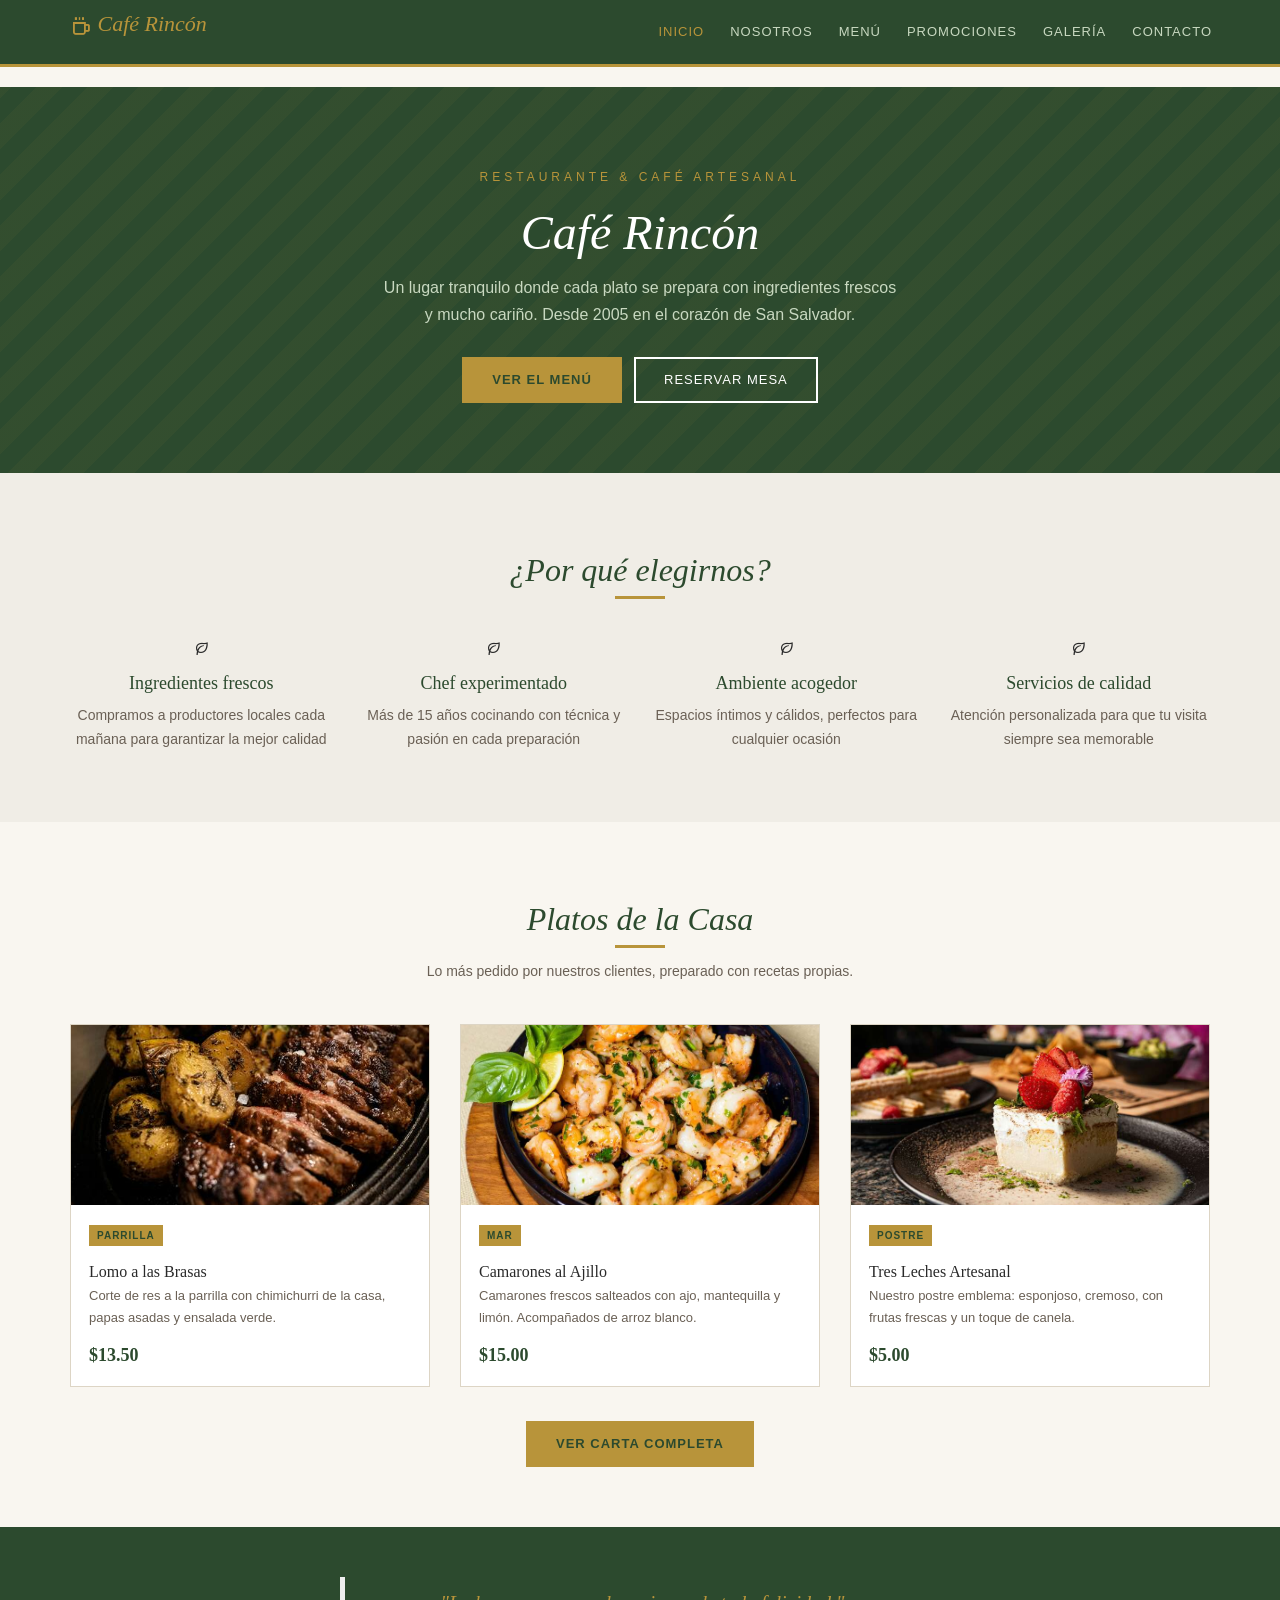
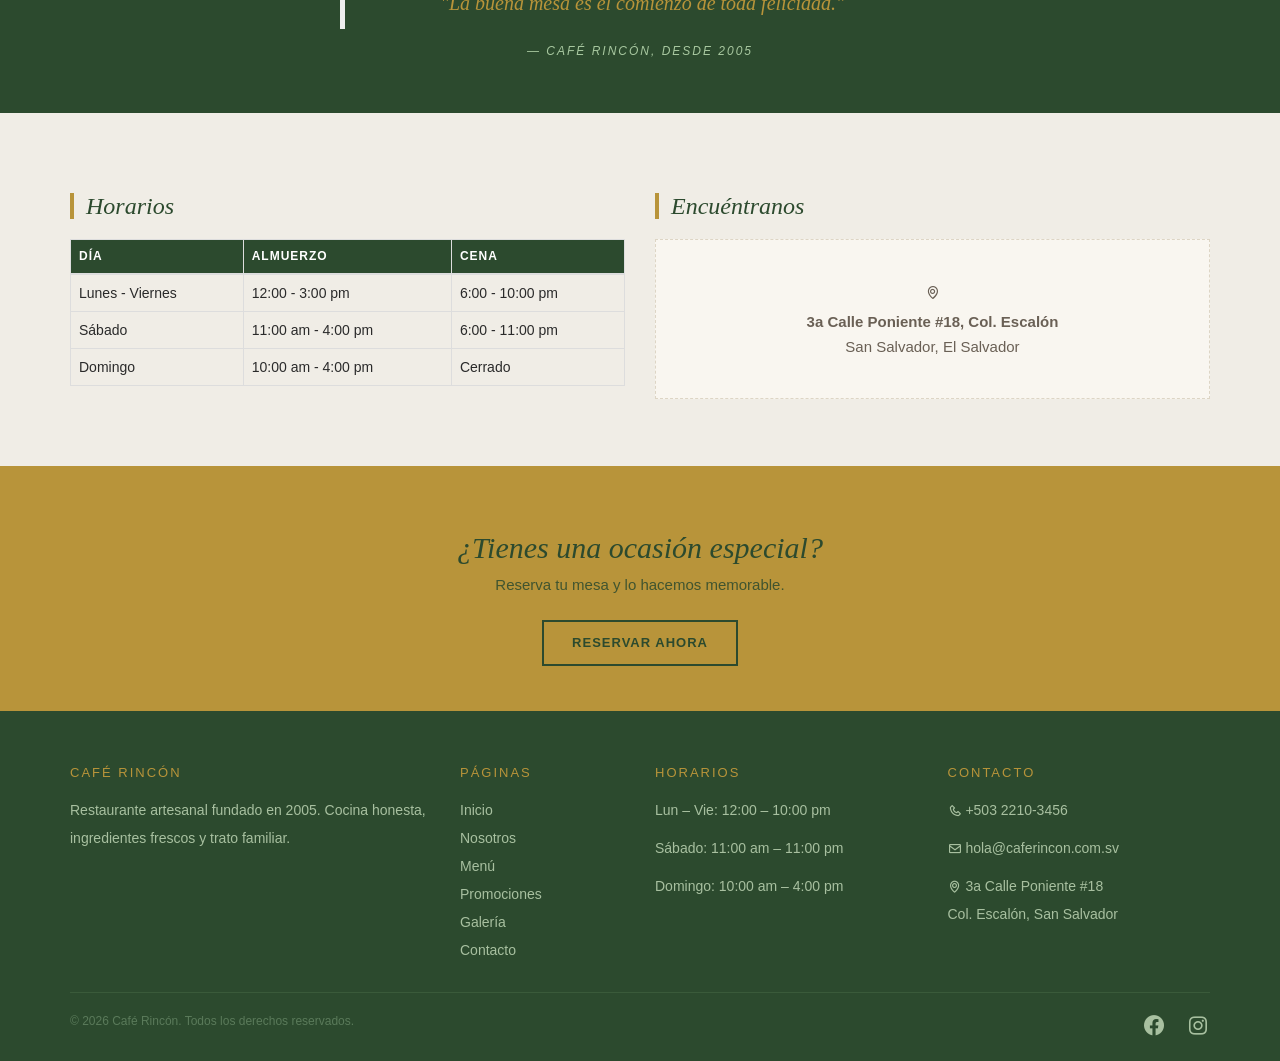
<file: Proyecto_LME/Cafe_Rincon/vista/index.html>
<!DOCTYPE html>
<html lang="es">

<head>
    <meta charset="UTF-8">
    <meta name="viewport" content="width=device-width, initial-scale=1.0">
    <title>Café Rincón - Inicio</title>
    <link rel="stylesheet" href="https://maxcdn.bootstrapcdn.com/bootstrap/3.3.7/css/bootstrap.min.css">
    <link href='https://unpkg.com/boxicons@2.1.4/css/boxicons.min.css' rel='stylesheet'>
    <link rel="stylesheet" href="../css/style.css">
</head>

<body>

    <!-- NAV-->
    <div id="nav"></div>

    <!-- HEADER -->
    <header class="hero">
        <div class="container">
            <p class="etiqueta">Restaurante &amp; Café Artesanal</p>
            <h1>Café Rincón</h1>
            <p>Un lugar tranquilo donde cada plato se prepara con ingredientes frescos y mucho cariño. Desde 2005 en el
                corazón de San Salvador.</p>
            <a href="menu.html" class="btn-rincon">Ver el Menú</a>
            <a href="contacto.html" class="btn-rincon-borde">Reservar Mesa</a>
        </div>
    </header>

    <!-- POR QUÉ ELEGIRNOS-->
    <section class="seccion-alt">
        <div class="container">
            <div class="titulo-s">
                <h2>¿Por qué elegirnos?</h2>
                <div class="raya"></div>
            </div>
            <div class="row text-center">
                <div class="col-md-3 col-sm-6">
                    <i class='bx bx-leaf icono-razon'></i>
                    <h4 class="titulo-razon">Ingredientes frescos</h4>
                    <p class="texto-razon">Compramos a productores locales cada mañana para garantizar la mejor calidad
                    </p>
                </div>
                <div class="col-md-3 col-sm-6">
                    <i class='bx bx-leaf icono-razon'></i>
                    <h4 class="titulo-razon">Chef experimentado</h4>
                    <p class="texto-razon">Más de 15 años cocinando con técnica y pasión en cada preparación</p>
                </div>
                <div class="col-md-3 col-sm-6">
                    <i class='bx bx-leaf icono-razon'></i>
                    <h4 class="titulo-razon">Ambiente acogedor</h4>
                    <p class="texto-razon">Espacios íntimos y cálidos, perfectos para cualquier ocasión</p>
                </div>
                <div class="col-md-3 col-sm-6">
                    <i class='bx bx-leaf icono-razon'></i>
                    <h4 class="titulo-razon">Servicios de calidad</h4>
                    <p class="texto-razon">Atención personalizada para que tu visita siempre sea memorable</p>
                </div>
            </div>
        </div>
    </section>

    <!-- PLATOS DESTACADOS-->
    <section class="seccion">
        <div class="container">
            <div class="titulo-s">
                <h2>Platos de la Casa</h2>
                <div class="raya"></div>
                <p>Lo más pedido por nuestros clientes, preparado con recetas propias.</p>
            </div>
            <div class="row">
                <div class="col-md-4 col-sm-6">
                    <div class="card-plato">
                        <div class="img-slot img-slot-parrilla"></div>
                        <div class="info">
                            <span class="etiqueta-cat">Parrilla</span>
                            <h4>Lomo a las Brasas</h4>
                            <p>Corte de res a la parrilla con chimichurri de la casa, papas asadas y ensalada verde.</p>
                            <span class="precio">$13.50</span>
                        </div>
                    </div>
                </div>
                <div class="col-md-4 col-sm-6">
                    <div class="card-plato">
                        <div class="img-slot img-slot-mar"></div>
                        <div class="info">
                            <span class="etiqueta-cat">Mar</span>
                            <h4>Camarones al Ajillo</h4>
                            <p>Camarones frescos salteados con ajo, mantequilla y limón. Acompañados de arroz blanco.
                            </p>
                            <span class="precio">$15.00</span>
                        </div>
                    </div>
                </div>
                <div class="col-md-4 col-sm-6">
                    <div class="card-plato">
                        <div class="img-slot img-slot-postre"></div>
                        <div class="info">
                            <span class="etiqueta-cat">Postre</span>
                            <h4>Tres Leches Artesanal</h4>
                            <p>Nuestro postre emblema: esponjoso, cremoso, con frutas frescas y un toque de canela.</p>
                            <span class="precio">$5.00</span>
                        </div>
                    </div>
                </div>
            </div>
            <div class="text-center btn-ver-carta">
                <a href="menu.html" class="btn-rincon">Ver Carta Completa</a>
            </div>
        </div>
    </section>

    <!-- CITA -->
    <div class="cita-bloque">
        <div class="container">
            <blockquote>"La buena mesa es el comienzo de toda felicidad."</blockquote>
            <cite>— Café Rincón, desde 2005</cite>
        </div>
    </div>

    <!-- HORARIOS-->
    <section class="seccion-alt">
        <div class="container">
            <div class="row">
                <div class="col-md-6">
                    <h3 class="titulo-seccion-lateral">Horarios</h3>
                    <div class="table-responsive">
                        <table class="table tabla-simple table-bordered">
                            <thead>
                                <tr>
                                    <th>Día</th>
                                    <th>Almuerzo</th>
                                    <th>Cena</th>
                                </tr>
                            </thead>
                            <tbody>
                                <tr>
                                    <td>Lunes - Viernes</td>
                                    <td>12:00 - 3:00 pm</td>
                                    <td>6:00 - 10:00 pm</td>
                                </tr>
                                <tr>
                                    <td>Sábado</td>
                                    <td>11:00 am - 4:00 pm</td>
                                    <td>6:00 - 11:00 pm</td>
                                </tr>
                                <tr>
                                    <td>Domingo</td>
                                    <td>10:00 am - 4:00 pm</td>
                                    <td>Cerrado</td>
                                </tr>
                            </tbody>
                        </table>
                    </div>
                </div>
                <div class="col-md-6">
                    <h3 class="titulo-seccion-lateral">Encuéntranos</h3>
                    <div class="mapa-placeholder">
                        <div>
                            <i class='bx bx-map mapa-icono'></i>
                            <p class="mapa-direccion"><strong>3a Calle Poniente #18, Col. Escalón</strong><br>San
                                Salvador, El Salvador</p>
                        </div>
                    </div>
                </div>
            </div>
        </div>
        </div>
    </section>

    <!-- CTA RESERVACIÓN -->
    <section class="seccion-cta">
        <div class="container">
            <h2 class="cta-titulo">¿Tienes una ocasión especial?</h2>
            <p class="cta-subtitulo">Reserva tu mesa y lo hacemos memorable.</p>
            <a href="contacto.html" class="btn-rincon cta-btn">Reservar Ahora</a>
        </div>
    </section>

    <!-- PIE -->

    <div id="fot"></div>

    <script>
        document.addEventListener("DOMContentLoaded", function () {
            fetch("../componentes/nav.html")
                .then(r => r.text())
                .then(data => {
                    document.getElementById("nav").innerHTML = data;
                });
        });
    </script>

    <script>
        document.addEventListener("DOMContentLoaded", function () {
            fetch("../componentes/footer.html")
                .then(r => r.text())
                .then(data => {
                    document.getElementById("fot").innerHTML = data;
                });
        });
    </script>
    <script src="https://code.jquery.com/jquery-1.12.4.min.js"></script>
    <script src="https://maxcdn.bootstrapcdn.com/bootstrap/3.3.7/js/bootstrap.min.js"></script>
</body>

</html>
</file>
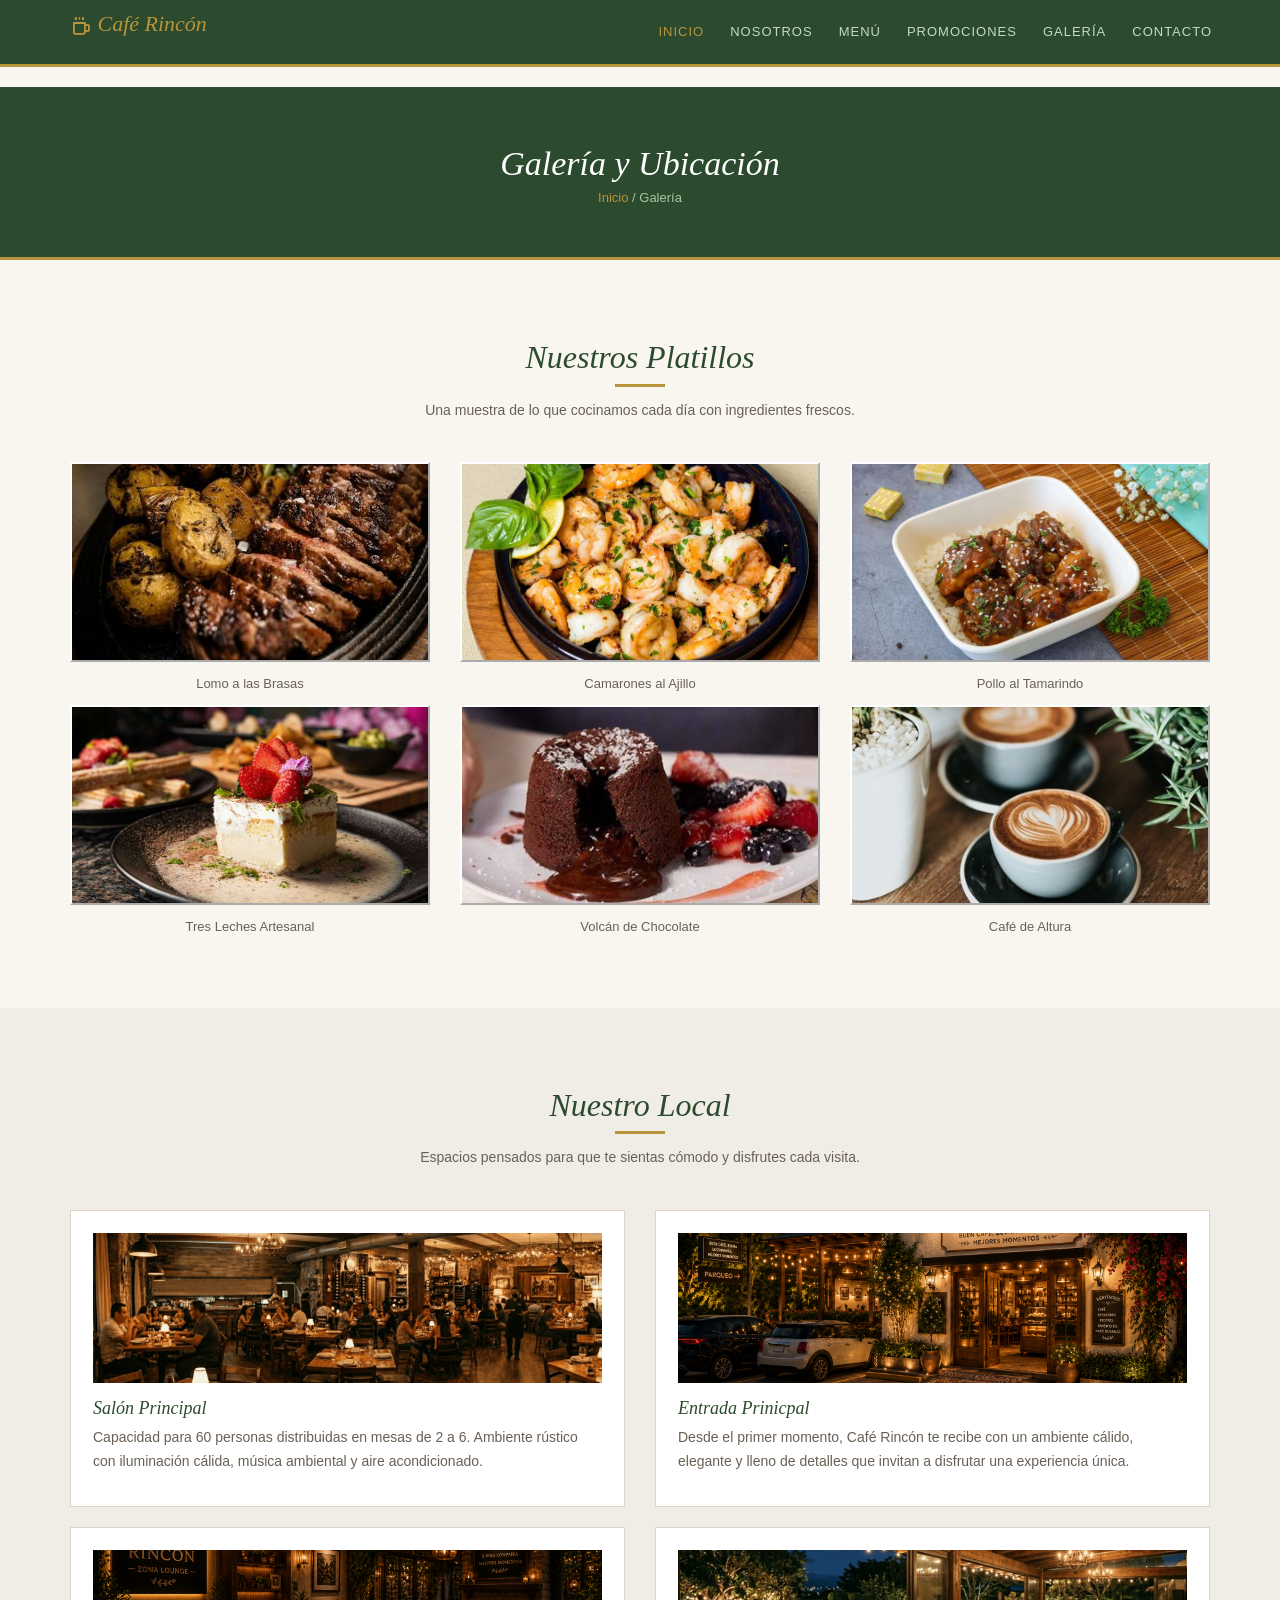
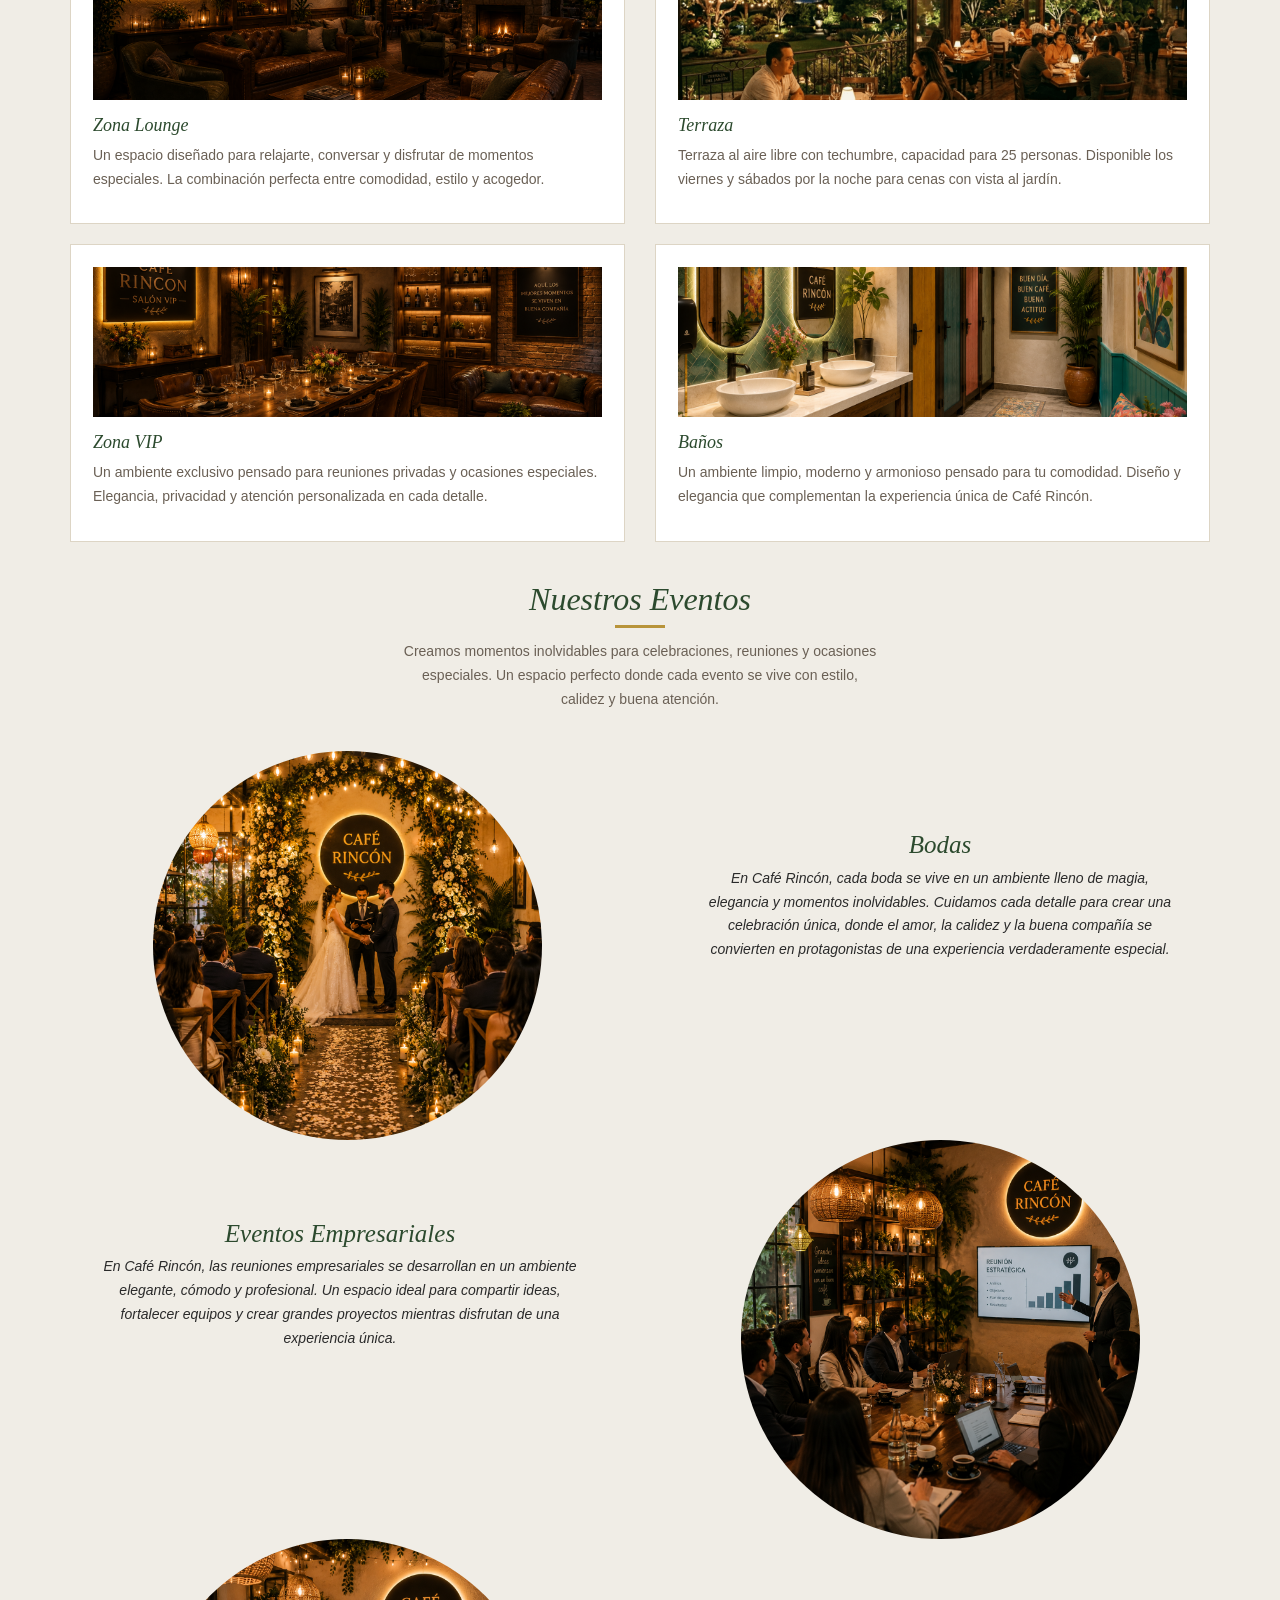
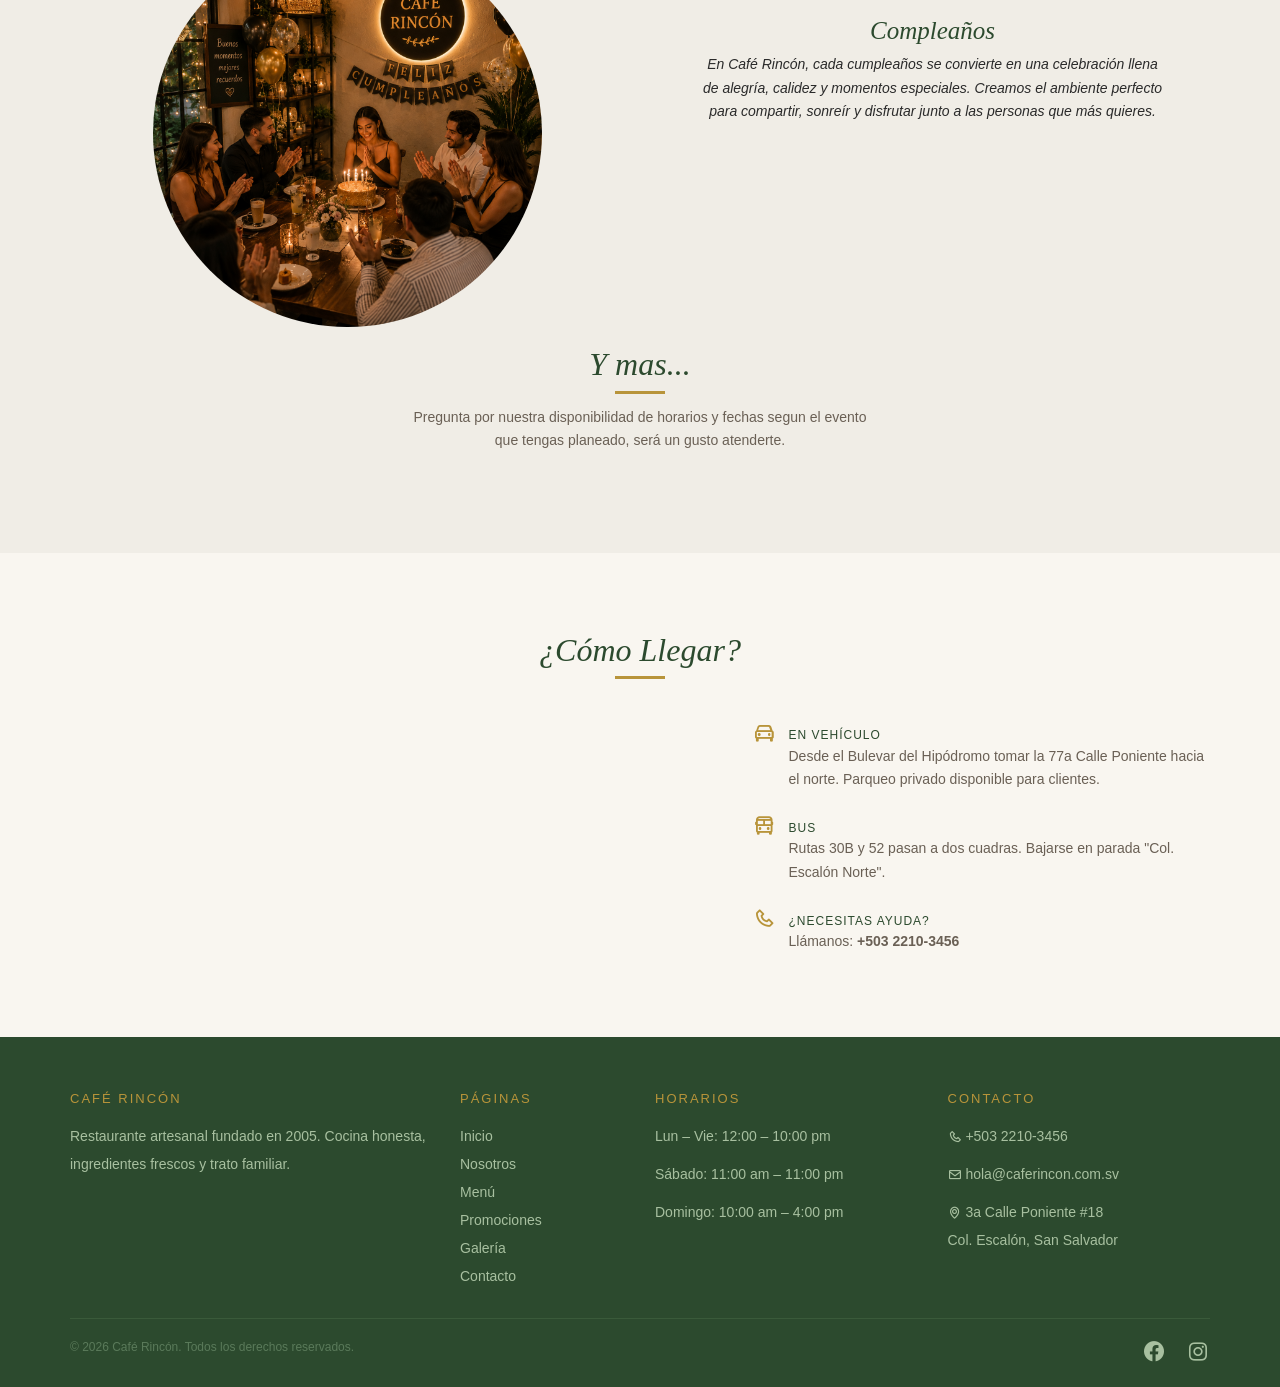
<file: Proyecto_LME/Cafe_Rincon/vista/galeria.html>
<!DOCTYPE html>
<html lang="es">

<head>
    <meta charset="UTF-8">
    <meta name="viewport" content="width=device-width, initial-scale=1.0">
    <title>Galería - Café Rincón</title>
    <link rel="stylesheet" href="https://maxcdn.bootstrapcdn.com/bootstrap/3.3.7/css/bootstrap.min.css">
    <link href='https://unpkg.com/boxicons@2.1.4/css/boxicons.min.css' rel='stylesheet'>
    <link rel="stylesheet" href="../css/style.css">
</head>

<body>

    <!-- NAVEGACIÓN -->
    <div id="nav"></div>

    <!-- CABECERA -->
    <div class="cab-pagina">
        <div class="container">
            <h1>Galería y Ubicación</h1>
            <p class="ruta"><a href="index.html">Inicio</a> / Galería</p>
        </div>
    </div>

    <!-- GALERÍA-->
    <section class="seccion">
        <div class="container">
            <div class="titulo-s">
                <h2>Nuestros Platillos</h2>
                <div class="raya"></div>
                <p>Una muestra de lo que cocinamos cada día con ingredientes frescos.</p>
            </div>
            <div class="row">
                <div class="col-md-4 col-sm-6">

                    <!-- Button trigger modal -->
                    <button type="button" class="btnMod " data-toggle="modal" data-target="#exampleModalCenter">
                    </button>

                    <!-- Modal -->
                    <div class="modal fade" id="exampleModalCenter" tabindex="-1" role="dialog">
                        <div class="modal-dialog modal-dialog-centered modal-lg" role="document">
                            <div class="modal-content modal-sin-borde">
                                <button type="button" class="close modal-cerrar" data-dismiss="modal">&times;</button>
                                <div class="row modal-row">
                                    <div class="col-md-6 col-sm-12 modal-col-img">
                                        <img src="../img/lomo-asado.jpg" alt="Lomo a las brasas" class="modal-imagen">
                                    </div>
                                    <div class="col-md-6 col-sm-12 modal-col-texto">
                                        <h3 class="modal-plato-titulo">Lomo a las Brasas</h3>
                                        <p class="modal-plato-desc">Corte premium de res sellado al fuego lento, con el
                                            toque perfecto de especias y
                                            el aroma inconfundible de las brasas. Acompañado de guarnición de la casa.
                                        </p>
                                    </div>
                                </div>
                            </div>
                        </div>
                    </div>

                    <p class="text-center galeria-label">Lomo a las Brasas</p>
                </div>
                <div class="col-md-4 col-sm-6">

                    <!-- Button trigger modal -->
                    <button type="button" class="btnMod2 " data-toggle="modal" data-target="#exampleModalCenter1">
                    </button>

                    <!-- Modal -->
                    <div class="modal fade" id="exampleModalCenter1" tabindex="-1" role="dialog">
                        <div class="modal-dialog modal-dialog-centered modal-lg" role="document">
                            <div class="modal-content modal-sin-borde">
                                <button type="button" class="close modal-cerrar" data-dismiss="modal">&times;</button>
                                <div class="row modal-row">
                                    <div class="col-md-6 col-sm-12 modal-col-img">
                                        <img src="../img/camarones-ajillo.jpg" alt="Camarones al ajillo"
                                            class="modal-imagen">
                                    </div>
                                    <div class="col-md-6 col-sm-12 modal-col-texto">
                                        <h3 class="modal-plato-titulo">Camarones al Ajillo</h3>
                                        <p class="modal-plato-desc">Camarones frescos salteados en mantequilla con
                                            abundante ajo dorado, limón y un toque de perejil.
                                            Suaves por dentro y con un sabor intenso que conquista al primer bocado.</p>
                                    </div>
                                </div>
                            </div>
                        </div>
                    </div>
                    <p class="text-center galeria-label">Camarones al Ajillo</p>
                </div>
                <div class="col-md-4 col-sm-6">

                    <!-- Button trigger modal -->
                    <button type="button" class="btnMod3 " data-toggle="modal" data-target="#exampleModalCenter2">
                    </button>

                    <!-- Modal -->
                    <div class="modal fade" id="exampleModalCenter2" tabindex="-1" role="dialog">
                        <div class="modal-dialog modal-dialog-centered modal-lg" role="document">
                            <div class="modal-content modal-sin-borde">
                                <button type="button" class="close modal-cerrar" data-dismiss="modal">&times;</button>
                                <div class="row modal-row">
                                    <div class="col-md-6 col-sm-12 modal-col-img">
                                        <img src="../img/pollo-tamarindo.jpg" alt="Pollo al Tamarindo"
                                            class="modal-imagen">
                                    </div>
                                    <div class="col-md-6 col-sm-12 modal-col-texto">
                                        <h3 class="modal-plato-titulo">Pollo al Tamarindo</h3>
                                        <p class="modal-plato-desc">Pechuga de pollo marinada en salsa de tamarindo, con
                                            el equilibrio perfecto entre dulce y ácido.
                                            Cocinada a fuego lento para lograr una textura suave y jugosa por dentro.
                                        </p>
                                    </div>
                                </div>
                            </div>
                        </div>
                    </div>
                    <p class="text-center galeria-label">Pollo al Tamarindo</p>
                </div>
                <div class="col-md-4 col-sm-6">

                    <!-- Button trigger modal -->
                    <button type="button" class="btnMod4 " data-toggle="modal" data-target="#exampleModalCenter3">
                    </button>

                    <!-- Modal -->
                    <div class="modal fade" id="exampleModalCenter3" tabindex="-1" role="dialog">
                        <div class="modal-dialog modal-dialog-centered modal-lg" role="document">
                            <div class="modal-content modal-sin-borde">
                                <button type="button" class="close modal-cerrar" data-dismiss="modal">&times;</button>
                                <div class="row modal-row">
                                    <div class="col-md-6 col-sm-12 modal-col-img">
                                        <img src="../img/tres-leches.jpg" alt="Tres Leches Artesanal"
                                            class="modal-imagen">
                                    </div>
                                    <div class="col-md-6 col-sm-12 modal-col-texto">
                                        <h3 class="modal-plato-titulo">Tres Leches Artesanal</h3>
                                        <p class="modal-plato-desc">Esponjoso bizcocho casero bañado en una mezcla de
                                            tres leches, cubierto con crema batida y
                                            un toque de canela. Suave, húmedo y con el sabor dulce de siempre.</p>
                                    </div>
                                </div>
                            </div>
                        </div>
                    </div>
                    <p class="text-center galeria-label">Tres Leches Artesanal</p>
                </div>
                <div class="col-md-4 col-sm-6">

                    <!-- Button trigger modal -->
                    <button type="button" class="btnMod5 " data-toggle="modal" data-target="#exampleModalCenter4">
                    </button>

                    <!-- Modal -->
                    <div class="modal fade" id="exampleModalCenter4" tabindex="-1" role="dialog">
                        <div class="modal-dialog modal-dialog-centered modal-lg" role="document">
                            <div class="modal-content modal-sin-borde">
                                <button type="button" class="close modal-cerrar" data-dismiss="modal">&times;</button>
                                <div class="row modal-row">
                                    <div class="col-md-6 col-sm-12 modal-col-img">
                                        <img src="../img/volcan-chocolate.jpg" alt="Volcán de Chocolate"
                                            class="modal-imagen">
                                    </div>
                                    <div class="col-md-6 col-sm-12 modal-col-texto">
                                        <h3 class="modal-plato-titulo">Volcán de Chocolate</h3>
                                        <p class="modal-plato-desc">Bizcocho de chocolate con centro fundido que fluye
                                            al primer corte. Servido caliente con una bola de helado de vainilla y
                                            cacao en polvo. Una experiencia tibia, cremosa e irresistible.</p>
                                    </div>
                                </div>
                            </div>
                        </div>
                    </div>
                    <p class="text-center galeria-label">Volcán de Chocolate</p>
                </div>
                <div class="col-md-4 col-sm-6">

                    <!-- Button trigger modal -->
                    <button type="button" class="btnMod6 " data-toggle="modal" data-target="#exampleModalCenter5">
                    </button>

                    <!-- Modal -->
                    <div class="modal fade" id="exampleModalCenter5" tabindex="-1" role="dialog">
                        <div class="modal-dialog modal-dialog-centered modal-lg" role="document">
                            <div class="modal-content modal-sin-borde">
                                <button type="button" class="close modal-cerrar" data-dismiss="modal">&times;</button>
                                <div class="row modal-row">
                                    <div class="col-md-6 col-sm-12 modal-col-img">
                                        <img src="../img/cafe-altura.jpg" alt="Café de Altura" class="modal-imagen">
                                    </div>
                                    <div class="col-md-6 col-sm-12 modal-col-texto">
                                        <h3 class="modal-plato-titulo">Café de Altura</h3>
                                        <p class="modal-plato-desc">Café de grano seleccionado, cultivado en las alturas
                                            donde el clima y el suelo le dan un sabor único. Taza equilibrada con notas
                                            suaves,
                                            aroma intenso y un final limpio y agradable.</p>
                                    </div>
                                </div>
                            </div>
                        </div>
                    </div>
                    <p class="text-center galeria-label">Café de Altura</p>
                </div>
            </div>
        </div>
    </section>

    <!-- INSTALACIONES-->
    <section class="seccion-alt">
        <div class="container">
            <div class="titulo-s">
                <h2>Nuestro Local</h2>
                <div class="raya"></div>
                <p>Espacios pensados para que te sientas cómodo y disfrutes cada visita.</p>
            </div>
            <div class="row">
                <div class="col-md-6">
                    <div class="card-instalacion">
                        <div class="card-instalacion-banner verde" aria-label="Salón Principal"></div>
                        <h4>Salón Principal</h4>
                        <p>Capacidad para 60 personas distribuidas en mesas
                            de 2 a 6. Ambiente rústico con iluminación cálida, música ambiental y aire acondicionado.
                        </p>
                    </div>
                </div>

                <div class="col-md-6">
                    <div class="card-instalacion">
                        <div class="card-instalacion-banner azul" aria-label="Entrada Principal"></div>
                        <h4>Entrada Prinicpal</h4>
                        <p>Desde el primer momento, Café Rincón te recibe con un ambiente cálido,
                            elegante y lleno de detalles que invitan a disfrutar una experiencia única.</p>
                    </div>
                </div>
            </div>
            <div class="row">
                <div class="col-md-6">
                    <div class="card-instalacion">
                        <div class="card-instalacion-banner rojo" aria-label="Zona Lounge"></div>
                        <h4>Zona Lounge</h4>
                        <p>Un espacio diseñado para relajarte, conversar y disfrutar de momentos especiales.
                            La combinación perfecta entre comodidad, estilo y acogedor.</p>
                    </div>
                </div>
                <div class="col-md-6">
                    <div class="card-instalacion">
                        <div class="card-instalacion-banner dorado" aria-label="Terraza"></div>
                        <h4>Terraza</h4>
                        <p>Terraza al aire libre con techumbre, capacidad
                            para 25 personas. Disponible los viernes y sábados por la noche para cenas con vista al
                            jardín.</p>
                    </div>
                </div>
            </div>
            <div class="row">
                <div class="col-md-6">
                    <div class="card-instalacion">
                        <div class="card-instalacion-banner rosa" aria-label="Zona VIP"></div>
                        <h4>Zona VIP</h4>
                        <p>Un ambiente exclusivo pensado para reuniones privadas y ocasiones especiales.
                            Elegancia, privacidad y atención personalizada en cada detalle.</p>
                    </div>
                </div>
                <div class="col-md-6">
                    <div class="card-instalacion">
                        <div class="card-instalacion-banner naranja" aria-label="Baños"></div>
                        <h4>Baños</h4>
                        <p>Un ambiente limpio, moderno y armonioso pensado para tu comodidad.
                            Diseño y elegancia que complementan la experiencia única de Café Rincón.</p>
                    </div>
                </div>
            </div>
            <div class="titulo-s">
                <h2>Nuestros Eventos</h2>
                <div class="raya"></div>
                <p>Creamos momentos inolvidables para celebraciones, reuniones y ocasiones especiales.
                    Un espacio perfecto donde cada evento se vive con estilo, calidez y buena atención.</p>
            </div>
            <div class="row">
                <div class="col-md-6">
                    <div class="text-center">
                        <img src="../img/boda.png" class="img-circle imgBoda" alt="...">
                    </div>
                </div>
                <div class="row row-evento-empresarial">
                    <div class="col-md-6 leyBoda">
                        <div class="row leyEvents">
                            <div class="titulo-a">
                                <h2>Bodas</h2>
                                <div class="raya"></div>
                                <p>En Café Rincón, cada boda se vive en un ambiente lleno de magia, elegancia y momentos
                                    inolvidables.
                                    Cuidamos cada detalle para crear una celebración única, donde el amor, la calidez y
                                    la
                                    buena compañía se convierten en protagonistas de una experiencia verdaderamente
                                    especial.</p>
                            </div>
                        </div>
                    </div>
                </div>
                <div class="row">
                    <!-- IMAGEN PRIMERO en el HTML -->
                    <div class="col-md-6 col-md-push-6">
                        <div class="text-center">
                            <img src="../img/evento_empresarial.png" class="img-circle imgBoda" alt="...">
                        </div>
                    </div>
                    <!-- TEXTO DESPUÉS en el HTML -->
                    <div class="col-md-6 col-md-pull-6 leyBoda">
                        <div class="row leyEvents">
                            <div class="titulo-a">
                                <h2>Eventos Empresariales</h2>
                                <div class="raya"></div>
                                <p>En Café Rincón, las reuniones empresariales se desarrollan en un ambiente elegante,
                                    cómodo y profesional.
                                    Un espacio ideal para compartir ideas, fortalecer equipos y crear grandes proyectos
                                    mientras disfrutan de una experiencia única.</p>
                            </div>
                        </div>
                    </div>
                </div>
            </div>
            <div class="row">
                <div class="col-md-6">
                    <div class="text-center">
                        <img src="../img/cumpleaños.png" class="img-circle imgBoda" alt="...">
                    </div>
                </div>
                <div class="col-md-6 leyBoda">
                    <div class="row leyEvents">
                        <div class="titulo-a">
                            <h2>Compleaños</h2>
                            <div class="raya"></div>
                            <p>En Café Rincón, cada cumpleaños se convierte en una celebración llena de alegría,
                                calidez
                                y momentos especiales.
                                Creamos el ambiente perfecto para compartir, sonreír y disfrutar junto a las
                                personas
                                que más quieres.</p>
                        </div>
                    </div>
                </div>
            </div>
            <div class="row">
                <div class="titulo-s">
                    <h2>Y mas...</h2>
                    <div class="raya"></div>
                    <p>Pregunta por nuestra disponibilidad de horarios y fechas segun el evento que tengas planeado,
                        será un gusto atenderte.</p>
                </div>
            </div>
        </div>

        </div>
    </section>

    <!-- UBICACIÓN -->
    <section class="seccion">
        <div class="container">
            <div class="titulo-s">
                <h2>¿Cómo Llegar?</h2>
                <div class="raya"></div>
            </div>
            <div class="row">
                <div class="col-md-7">
                    <div class="mapa-ubicacion">
                        <div>
                            <iframe
                                src="https://www.google.com/maps/embed?pb=!1m14!1m12!1m3!1d7752.403612460801!2d-89.25320760701554!3d13.70622404166841!2m3!1f0!2f0!3f0!3m2!1i1024!2i768!4f13.1!5e0!3m2!1ses-419!2ssv!4v1775967977625!5m2!1ses-419!2ssv"
                                width="650" height="250" style="border:0;" allowfullscreen="" loading="lazy"
                                referrerpolicy="no-referrer-when-downgrade">
                            </iframe>
                        </div>
                    </div>
                </div>
                <div class="col-md-5">
                    <div class="dato">
                        <i class='bx bx-car ico'></i>
                        <div>
                            <h5>En vehículo</h5>
                            <p>Desde el Bulevar del Hipódromo tomar la 77a Calle Poniente hacia el norte. Parqueo
                                privado disponible para clientes.</p>
                        </div>
                    </div>
                    <div class="dato">
                        <i class='bx bx-bus ico'></i>
                        <div>
                            <h5>Bus</h5>
                            <p>Rutas 30B y 52 pasan a dos cuadras. Bajarse en parada "Col. Escalón Norte".</p>
                        </div>
                    </div>
                    <div class="dato">
                        <i class='bx bx-phone ico'></i>
                        <div>
                            <h5>¿Necesitas ayuda?</h5>
                            <p>Llámanos: <strong>+503 2210-3456</strong></p>
                        </div>
                    </div>
                </div>
            </div>
        </div>
    </section>

    <!-- PIE -->
    <div id="fot"></div>
    <script>
        document.addEventListener("DOMContentLoaded", function () {
            fetch("../componentes/nav.html")
                .then(r => r.text())
                .then(data => {
                    document.getElementById("nav").innerHTML = data;
                });
        });
    </script>

    <script>
        document.addEventListener("DOMContentLoaded", function () {
            fetch("../componentes/footer.html")
                .then(r => r.text())
                .then(data => {
                    document.getElementById("fot").innerHTML = data;
                });
        });
    </script>
    <script src="https://code.jquery.com/jquery-1.12.4.min.js"></script>
    <script src="https://maxcdn.bootstrapcdn.com/bootstrap/3.3.7/js/bootstrap.min.js"></script>
</body>

</html>
</file>
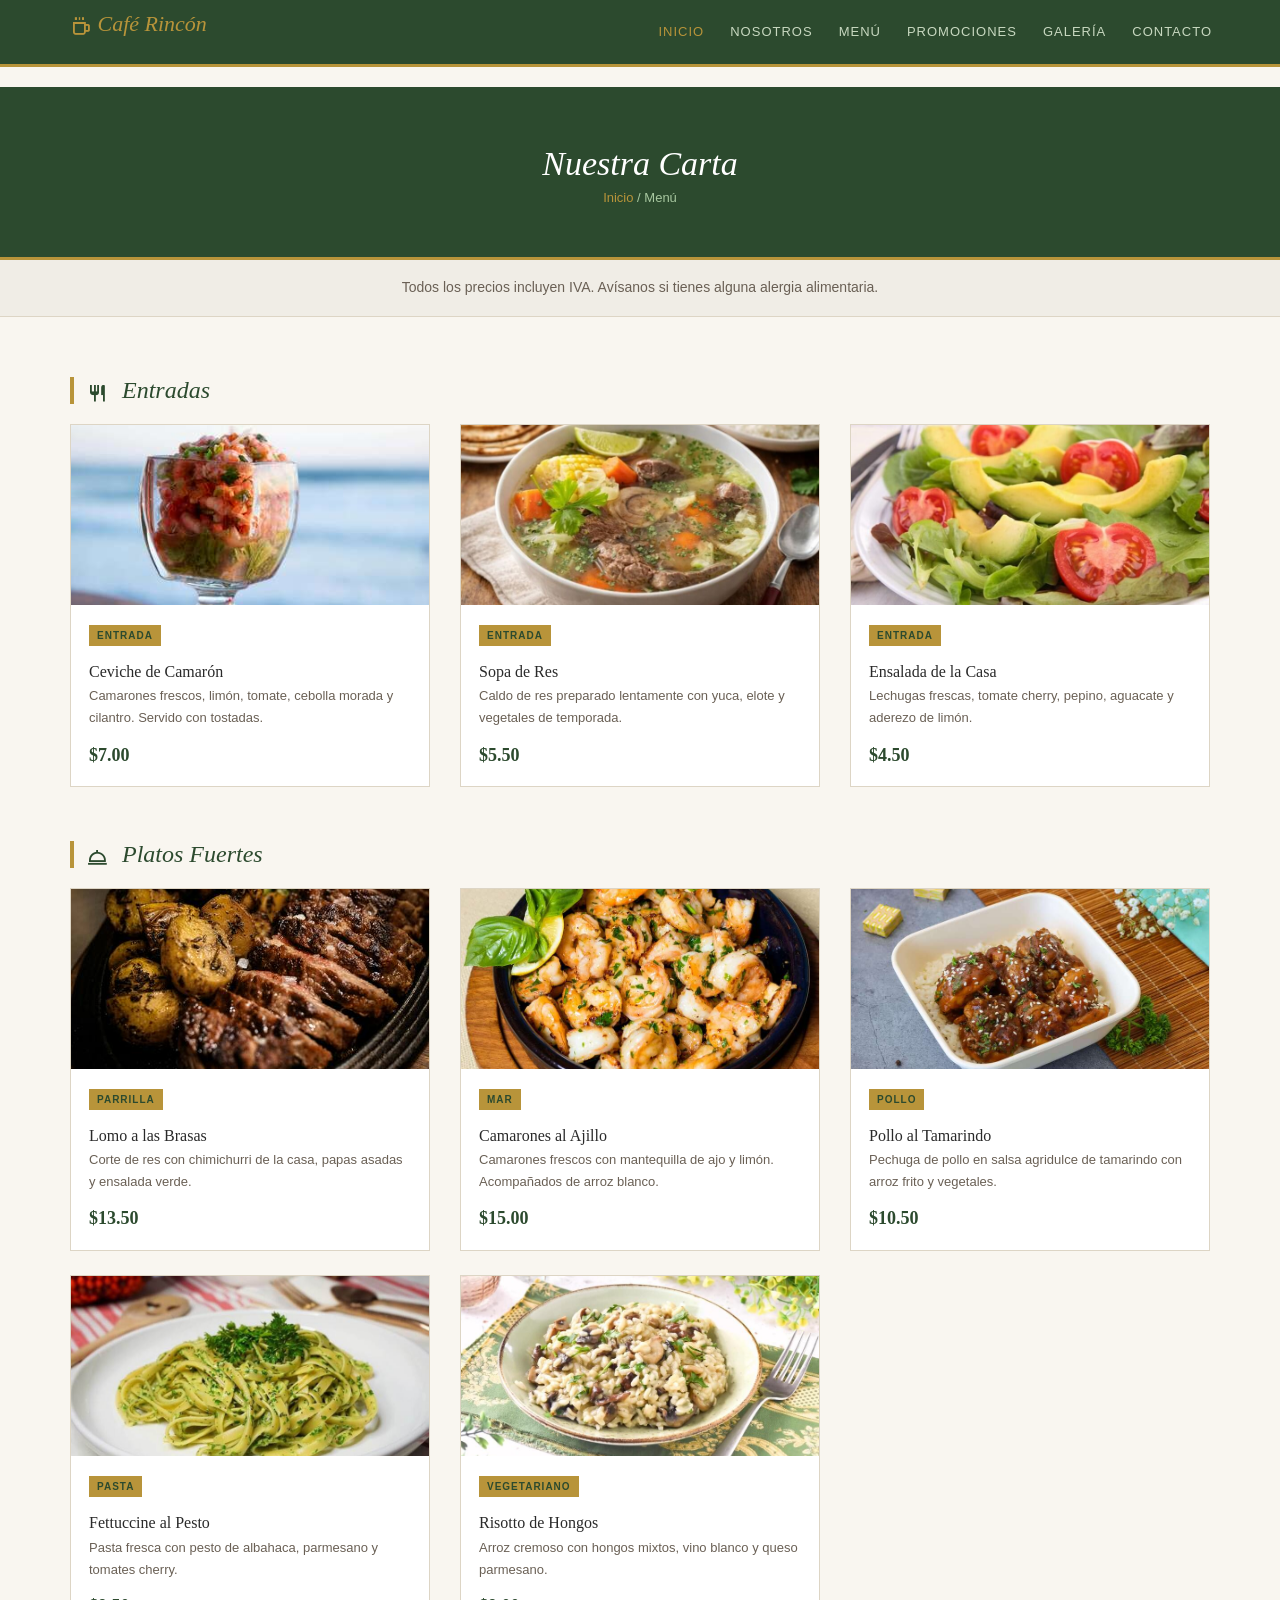
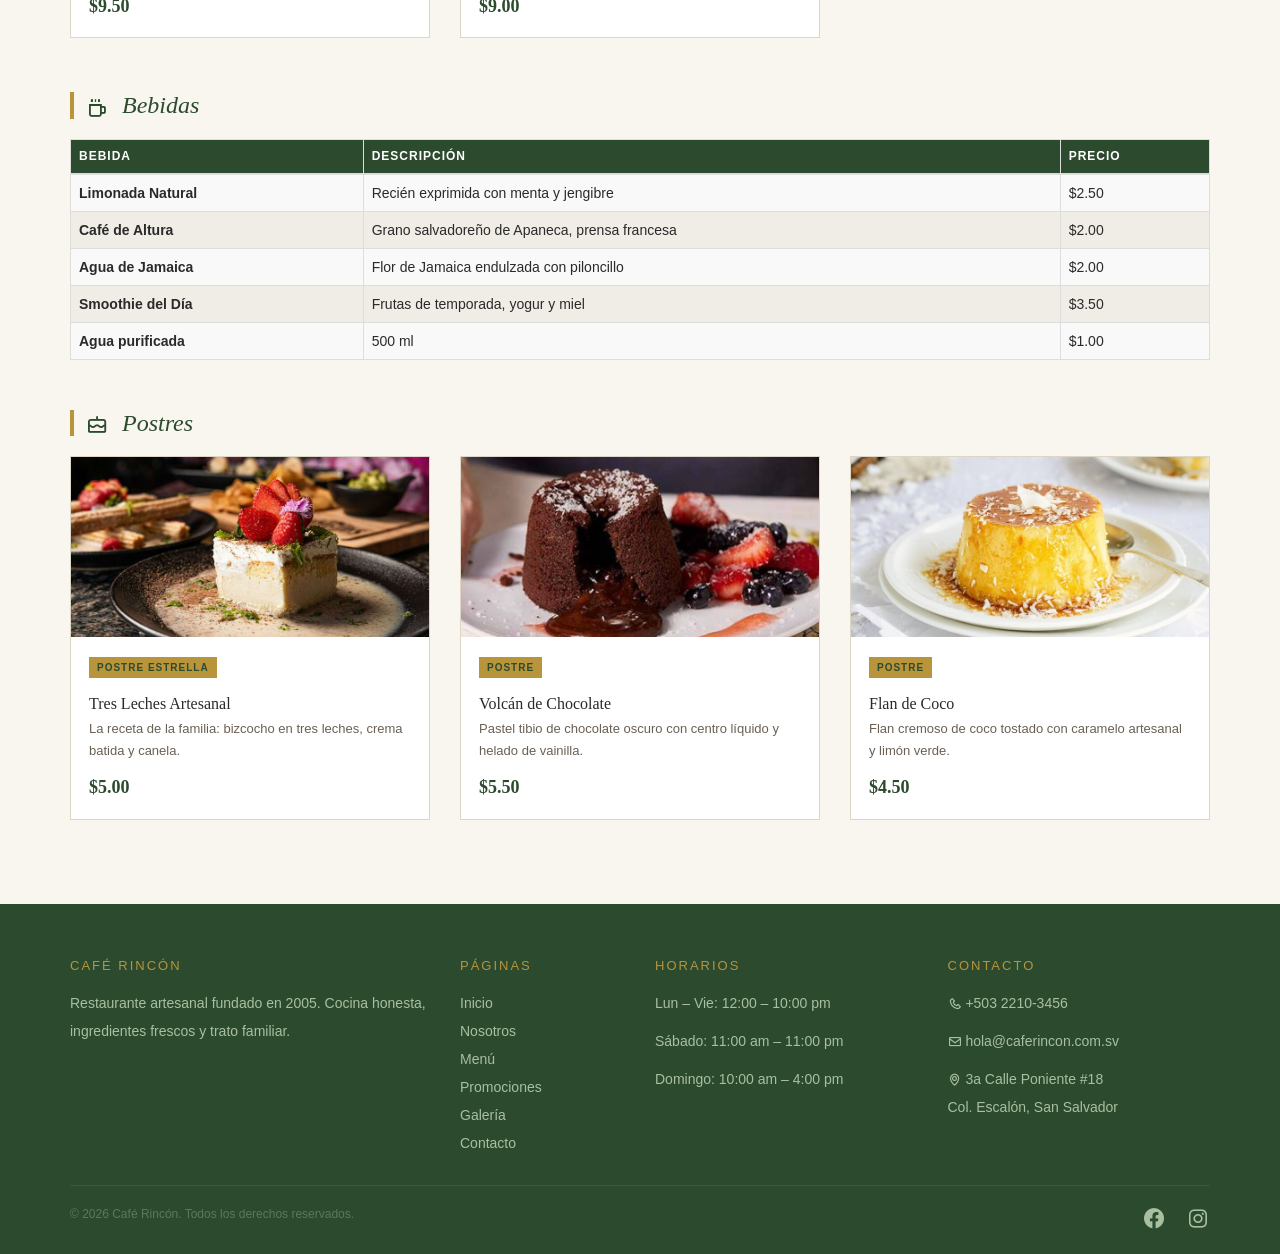
<file: Proyecto_LME/Cafe_Rincon/vista/menu.html>
<!DOCTYPE html>
<html lang="es">

<head>
    <meta charset="UTF-8">
    <meta name="viewport" content="width=device-width, initial-scale=1.0">
    <title>Menú - Café Rincón</title>
    <link rel="stylesheet" href="https://maxcdn.bootstrapcdn.com/bootstrap/3.3.7/css/bootstrap.min.css">
    <link href='https://unpkg.com/boxicons@2.1.4/css/boxicons.min.css' rel='stylesheet'>
    <link rel="stylesheet" href="../css/style.css">
</head>

<body>

    <!-- NAV-->
    <div id="nav"></div>

    <!-- CABECERA -->
    <div class="cab-pagina">
        <div class="container">
            <h1>Nuestra Carta</h1>
            <p class="ruta"><a href="index.html">Inicio</a> / Menú</p>
        </div>
    </div>

    <!-- AVISO -->
    <div class="aviso-menu">
        <div class="container">
            <p>Todos los precios incluyen IVA. Avísanos si tienes alguna alergia alimentaria.</p>
        </div>
    </div>

    <section class="seccion">
        <div class="container">

            <!-- ENTRADAS -->
            <h3 class="titulo-categoria"><i class='bx bx-restaurant'></i> Entradas</h3>
            <div class="row">
                <div class="col-md-4 col-sm-6">
                    <div class="card-plato">
                        <div class="img-slot img-slot-ceviche">
                        </div>
                        <div class="info">
                            <span class="etiqueta-cat">Entrada</span>
                            <h4>Ceviche de Camarón</h4>
                            <p>Camarones frescos, limón, tomate, cebolla morada y cilantro. Servido con tostadas.</p>
                            <span class="precio">$7.00</span>
                        </div>
                    </div>
                </div>
                <div class="col-md-4 col-sm-6">
                    <div class="card-plato">
                        <div class="img-slot img-slot-sopa">
                        </div>
                        <div class="info">
                            <span class="etiqueta-cat">Entrada</span>
                            <h4>Sopa de Res</h4>
                            <p>Caldo de res preparado lentamente con yuca, elote y vegetales de temporada.</p>
                            <span class="precio">$5.50</span>
                        </div>
                    </div>
                </div>
                <div class="col-md-4 col-sm-6">
                    <div class="card-plato">
                        <div class="img-slot img-slot-ensalada">
                        </div>
                        <div class="info">
                            <span class="etiqueta-cat">Entrada</span>
                            <h4>Ensalada de la Casa</h4>
                            <p>Lechugas frescas, tomate cherry, pepino, aguacate y aderezo de limón.</p>
                            <span class="precio">$4.50</span>
                        </div>
                    </div>
                </div>
            </div>

            <!-- PLATOS FUERTES -->
            <h3 class="titulo-categoria con-margen"><i class='bx bx-dish'></i> Platos Fuertes</h3>
            <div class="row">
                <div class="col-md-4 col-sm-6">
                    <div class="card-plato">
                        <div class="img-slot img-slot-lomo">
                        </div>
                        <div class="info">
                            <span class="etiqueta-cat">Parrilla</span>
                            <h4>Lomo a las Brasas</h4>
                            <p>Corte de res con chimichurri de la casa, papas asadas y ensalada verde.</p>
                            <span class="precio">$13.50</span>
                        </div>
                    </div>
                </div>
                <div class="col-md-4 col-sm-6">
                    <div class="card-plato">
                        <div class="img-slot img-slot-camarones">
                        </div>
                        <div class="info">
                            <span class="etiqueta-cat">Mar</span>
                            <h4>Camarones al Ajillo</h4>
                            <p>Camarones frescos con mantequilla de ajo y limón. Acompañados de arroz blanco.</p>
                            <span class="precio">$15.00</span>
                        </div>
                    </div>
                </div>
                <div class="col-md-4 col-sm-6">
                    <div class="card-plato">
                        <div class="img-slot img-slot-pollo">
                        </div>
                        <div class="info">
                            <span class="etiqueta-cat">Pollo</span>
                            <h4>Pollo al Tamarindo</h4>
                            <p>Pechuga de pollo en salsa agridulce de tamarindo con arroz frito y vegetales.</p>
                            <span class="precio">$10.50</span>
                        </div>
                    </div>
                </div>
                <div class="col-md-4 col-sm-6">
                    <div class="card-plato">
                        <div class="img-slot img-slot-fettuccine">
                        </div>
                        <div class="info">
                            <span class="etiqueta-cat">Pasta</span>
                            <h4>Fettuccine al Pesto</h4>
                            <p>Pasta fresca con pesto de albahaca, parmesano y tomates cherry.</p>
                            <span class="precio">$9.50</span>
                        </div>
                    </div>
                </div>
                <div class="col-md-4 col-sm-6">
                    <div class="card-plato">
                        <div class="img-slot img-slot-risotto">
                        </div>
                        <div class="info">
                            <span class="etiqueta-cat">Vegetariano</span>
                            <h4>Risotto de Hongos</h4>
                            <p>Arroz cremoso con hongos mixtos, vino blanco y queso parmesano.</p>
                            <span class="precio">$9.00</span>
                        </div>
                    </div>
                </div>
            </div>

            <!-- BEBIDAS: tabla responsiva Bootstrap -->
            <h3 class="titulo-categoria con-margen"><i class='bx bx-coffee'></i> Bebidas</h3>
            <div class="table-responsive">
                <table class="table tabla-simple table-bordered table-striped">
                    <thead>
                        <tr>
                            <th>Bebida</th>
                            <th>Descripción</th>
                            <th>Precio</th>
                        </tr>
                    </thead>
                    <tbody>
                        <tr>
                            <td><strong>Limonada Natural</strong></td>
                            <td>Recién exprimida con menta y jengibre</td>
                            <td>$2.50</td>
                        </tr>
                        <tr>
                            <td><strong>Café de Altura</strong></td>
                            <td>Grano salvadoreño de Apaneca, prensa francesa</td>
                            <td>$2.00</td>
                        </tr>
                        <tr>
                            <td><strong>Agua de Jamaica</strong></td>
                            <td>Flor de Jamaica endulzada con piloncillo</td>
                            <td>$2.00</td>
                        </tr>
                        <tr>
                            <td><strong>Smoothie del Día</strong></td>
                            <td>Frutas de temporada, yogur y miel</td>
                            <td>$3.50</td>
                        </tr>
                        <tr>
                            <td><strong>Agua purificada</strong></td>
                            <td>500 ml</td>
                            <td>$1.00</td>
                        </tr>
                    </tbody>
                </table>
            </div>

            <!-- POSTRES -->
            <h3 class="titulo-categoria con-margen"><i class='bx bx-cake'></i> Postres</h3>
            <div class="row">
                <div class="col-md-4 col-sm-6">
                    <div class="card-plato">
                        <div class="img-slot img-slot-tresleches">
                        </div>
                        <div class="info">
                            <span class="etiqueta-cat">Postre estrella</span>
                            <h4>Tres Leches Artesanal</h4>
                            <p>La receta de la familia: bizcocho en tres leches, crema batida y canela.</p>
                            <span class="precio">$5.00</span>
                        </div>
                    </div>
                </div>
                <div class="col-md-4 col-sm-6">
                    <div class="card-plato">
                        <div class="img-slot img-slot-volcan">
                        </div>
                        <div class="info">
                            <span class="etiqueta-cat">Postre</span>
                            <h4>Volcán de Chocolate</h4>
                            <p>Pastel tibio de chocolate oscuro con centro líquido y helado de vainilla.</p>
                            <span class="precio">$5.50</span>
                        </div>
                    </div>
                </div>
                <div class="col-md-4 col-sm-6">
                    <div class="card-plato">
                        <div class="img-slot img-slot-flan">
                        </div>
                        <div class="info">
                            <span class="etiqueta-cat">Postre</span>
                            <h4>Flan de Coco</h4>
                            <p>Flan cremoso de coco tostado con caramelo artesanal y limón verde.</p>
                            <span class="precio">$4.50</span>
                        </div>
                    </div>
                </div>
            </div>

        </div>
    </section>

    <!-- PIE -->
    <div id="fot"></div>
    <script>
        document.addEventListener("DOMContentLoaded", function () {
            fetch("../componentes/nav.html")
                .then(r => r.text())
                .then(data => {
                    document.getElementById("nav").innerHTML = data;
                });
        });
    </script>

    <script>
        document.addEventListener("DOMContentLoaded", function () {
            fetch("../componentes/footer.html")
                .then(r => r.text())
                .then(data => {
                    document.getElementById("fot").innerHTML = data;
                });
        });
    </script>
    <script src="https://code.jquery.com/jquery-1.12.4.min.js"></script>
    <script src="https://maxcdn.bootstrapcdn.com/bootstrap/3.3.7/js/bootstrap.min.js"></script>
</body>

</html>
</file>
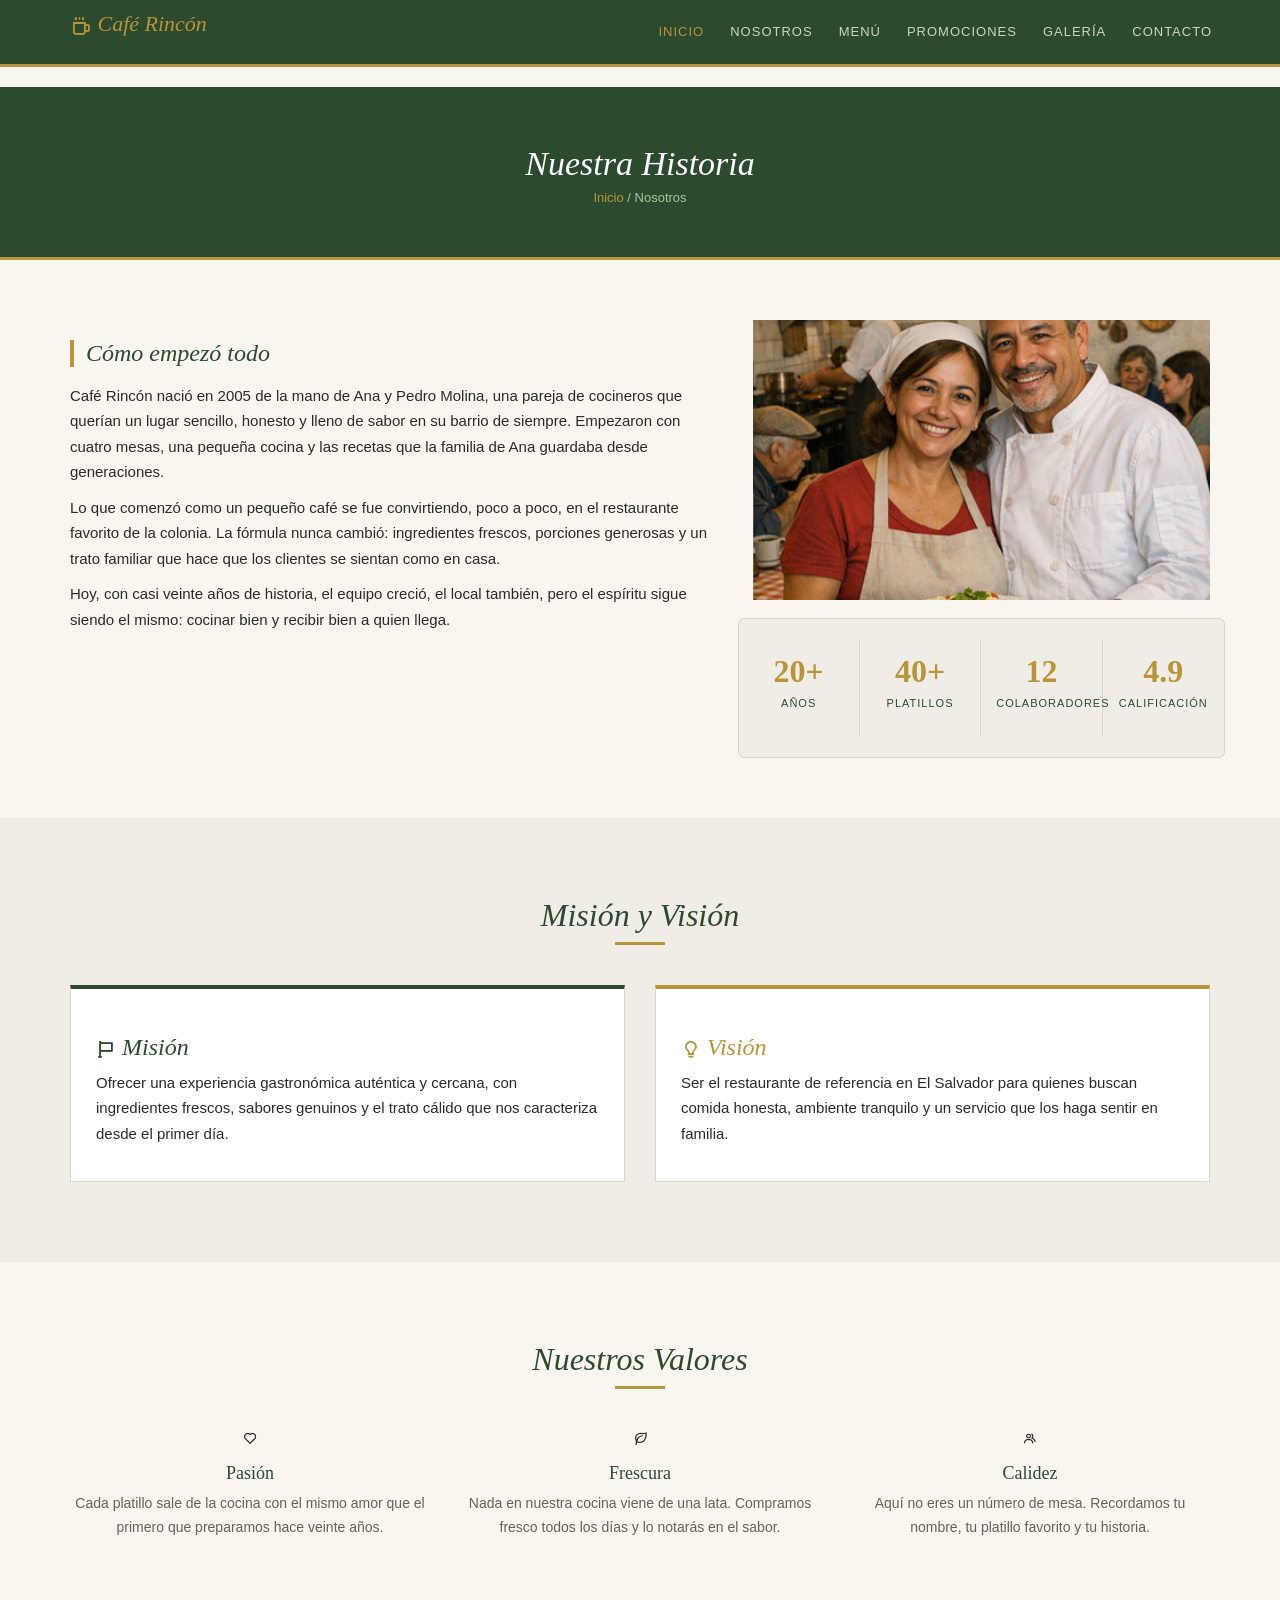
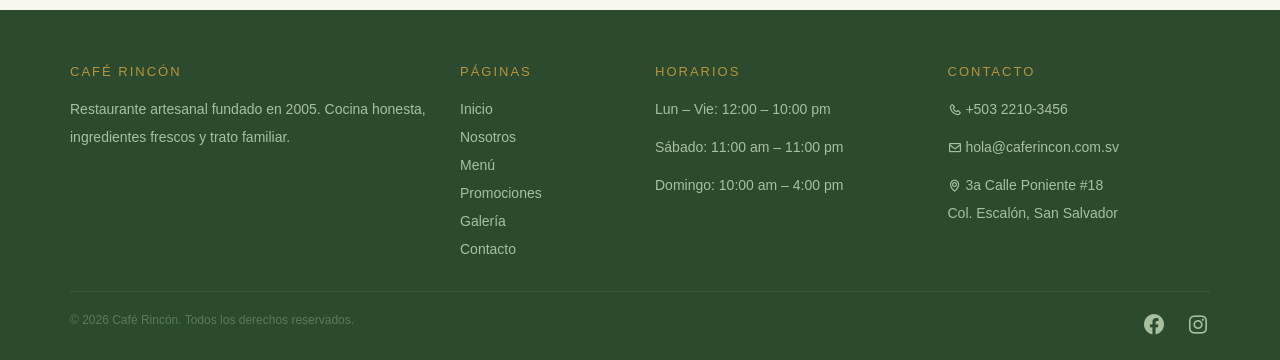
<file: Proyecto_LME/Cafe_Rincon/vista/nosotros.html>
<!DOCTYPE html>
<html lang="es">

<head>
    <meta charset="UTF-8">
    <meta name="viewport" content="width=device-width, initial-scale=1.0">
    <title>Nosotros - Café Rincón</title>
    <link rel="stylesheet" href="https://maxcdn.bootstrapcdn.com/bootstrap/3.3.7/css/bootstrap.min.css">
    <link href='https://unpkg.com/boxicons@2.1.4/css/boxicons.min.css' rel='stylesheet'>
    <link rel="stylesheet" href="../css/style.css">
</head>

<body>

    <!-- NAVEGACIÓN -->
    <div id="nav"></div>

    <!-- CABECERA -->
    <div class="cab-pagina">
        <div class="container">
            <h1>Nuestra Historia</h1>
            <p class="ruta"><a href="index.html">Inicio</a> / Nosotros</p>
        </div>
    </div>

    <!-- HISTORIA: col-md-7 + col-md-5 -->
    <section class="seccion">
        <div class="container">
            <div class="row">
                <div class="col-md-7">
                    <h3 class="titulo-borde">Cómo empezó todo</h3>
                    <p>Café Rincón nació en 2005 de la mano de Ana y Pedro Molina, una pareja de cocineros que querían
                        un lugar sencillo, honesto y lleno de sabor en su barrio de siempre. Empezaron con cuatro mesas,
                        una pequeña cocina y las recetas que la familia de Ana guardaba desde generaciones.</p>
                    <p>Lo que comenzó como un pequeño café se fue convirtiendo, poco a poco, en el restaurante favorito
                        de la colonia. La fórmula nunca cambió: ingredientes frescos, porciones generosas y un trato
                        familiar que hace que los clientes se sientan como en casa.</p>
                    <p>Hoy, con casi veinte años de historia, el equipo creció, el local también, pero el espíritu sigue
                        siendo el mismo: cocinar bien y recibir bien a quien llega.</p>
                </div>
                <div class="col-md-5">
                    <div class="img-placeholder"></div>
                    <div class="row text-center estadisticas">
                        <div class="col-md-3 col-sm-6 stat-item">
                            <h2 class="estadistica-numero">20+</h2>
                            <p class="estadistica-label">AÑOS</p>
                        </div>
                        <div class="col-md-3 col-sm-6 stat-item">
                            <h2 class="estadistica-numero">40+</h2>
                            <p class="estadistica-label">PLATILLOS</p>
                        </div>
                        <div class="col-md-3 col-sm-6 stat-item">
                            <h2 class="estadistica-numero">12</h2>
                            <p class="estadistica-label">COLABORADORES</p>
                        </div>
                        <div class="col-md-3 col-sm-6 stat-item">
                            <h2 class="estadistica-numero">4.9</h2>
                            <p class="estadistica-label">CALIFICACIÓN</p>
                        </div>
                    </div>
                </div>
            </div>
        </div>
    </section>

    <!-- MISIÓN Y VISIÓN: col-md-6 -->
    <section class="seccion-alt">
        <div class="container">
            <div class="titulo-s">
                <h2>Misión y Visión</h2>
                <div class="raya"></div>
            </div>
            <div class="row">
                <div class="col-md-6">
                    <div class="card-mvv">
                        <h3 class="titulo-mvv"><i class='bx bx-flag'></i> Misión</h3>
                        <p>Ofrecer una experiencia gastronómica auténtica y cercana, con ingredientes frescos, sabores
                            genuinos y el trato cálido que nos caracteriza desde el primer día.</p>
                    </div>
                </div>
                <div class="col-md-6">
                    <div class="card-mvv dorado">
                        <h3 class="titulo-mvv dorado"><i class='bx bx-bulb'></i> Visión</h3>
                        <p>Ser el restaurante de referencia en El Salvador para quienes buscan comida honesta, ambiente
                            tranquilo y un servicio que los haga sentir en familia.</p>
                    </div>
                </div>
            </div>
        </div>
    </section>

    <!-- VALORES: col-md-4 -->
    <section class="seccion">
        <div class="container">
            <div class="titulo-s">
                <h2>Nuestros Valores</h2>
                <div class="raya"></div>
            </div>
            <div class="row text-center">
                <div class="col-md-4 col-sm-6">
                    <i class='bx bx-heart valor-icono'></i>
                    <h4 class="valor-titulo">Pasión</h4>
                    <p class="valor-texto">Cada platillo sale de la cocina con el mismo amor que
                        el primero que preparamos hace veinte años.</p>
                </div>
                <div class="col-md-4 col-sm-6">
                    <i class='bx bx-leaf valor-icono'></i>
                    <h4 class="valor-titulo">Frescura</h4>
                    <p class="valor-texto">Nada en nuestra cocina viene de una lata. Compramos
                        fresco todos los días y lo notarás en el sabor.</p>
                </div>
                <div class="col-md-4 col-sm-6">
                    <i class='bx bx-group valor-icono'></i>
                    <h4 class="valor-titulo">Calidez</h4>
                    <p class="valor-texto">Aquí no eres un número de mesa. Recordamos tu nombre,
                        tu platillo favorito y tu historia.</p>
                </div>
            </div>
        </div>
    </section>

    <!-- PIE -->
    <div id="fot"></div>
    <script>
        document.addEventListener("DOMContentLoaded", function () {
            fetch("../componentes/nav.html")
                .then(r => r.text())
                .then(data => {
                    document.getElementById("nav").innerHTML = data;
                });
        });
    </script>

    <script>
        document.addEventListener("DOMContentLoaded", function () {
            fetch("../componentes/footer.html")
                .then(r => r.text())
                .then(data => {
                    document.getElementById("fot").innerHTML = data;
                });
        });
    </script>
    <script src="https://code.jquery.com/jquery-1.12.4.min.js"></script>
    <script src="https://maxcdn.bootstrapcdn.com/bootstrap/3.3.7/js/bootstrap.min.js"></script>
</body>

</html>
</file>
<file: Proyecto_LME/Cafe_Rincon/css/style.css>
/* Estilos para Cafe Rincon */

* { box-sizing: border-box; }

body {
    background-color: #F9F6F0;
    color: #2A2A2A;
    font-family: 'Trebuchet MS', Verdana, sans-serif;
    font-size: 15px;
    line-height: 1.7;
}

h1, h2, h3, h4 { font-family: Georgia, 'Times New Roman', serif; }

a { color: #2C4A2E; text-decoration: none; }
a:hover { color: #B8943A; text-decoration: none; }

/* Navegacion */
.navbar-rincon {
    background-color: #2C4A2E;
    border-bottom: 3px solid #B8943A;
    padding: 0;
}
.navbar-rincon .navbar-brand {
    color: #B8943A;
    font-family: Georgia, 'Times New Roman', serif;
    font-size: 22px;
    font-style: italic;
    padding: 14px 15px;
}
.navbar-rincon .navbar-brand:hover { color: #fff; }

.navbar-rincon .nav-link {
    color: #C8D8C0 !important;
    font-size: 13px;
    text-transform: uppercase;
    letter-spacing: 1px;
    padding: 22px 13px !important;
}
.navbar-rincon .nav-link:hover,
.navbar-rincon .nav-link.activo {
    color: #B8943A !important;
}


/* Hero */
.hero {
    background-color: #2C4A2E;
    background-image: repeating-linear-gradient(
        -45deg,
        transparent,
        transparent 18px,
        rgba(184,148,58,0.05) 18px,
        rgba(184,148,58,0.05) 36px
    );
    padding: 80px 0 70px;
    text-align: center;
}
.hero .etiqueta {
    color: #B8943A;
    font-size: 12px;
    text-transform: uppercase;
    letter-spacing: 4px;
    margin-bottom: 12px;
}
.hero h1 {
    color: #fff;
    font-size: 48px;
    font-style: italic;
    margin-bottom: 14px;
}
.hero p {
    color: #C8D8C0;
    font-size: 16px;
    max-width: 520px;
    margin: 0 auto 28px;
}

/* Botones */
.btn-rincon {
    background-color: #B8943A;
    color: #2C4A2E;
    border: 2px solid #B8943A;
    padding: 10px 28px;
    font-size: 13px;
    text-transform: uppercase;
    letter-spacing: 1px;
    border-radius: 0;
    display: inline-block;
    font-family: 'Trebuchet MS', Verdana, sans-serif;
    font-weight: bold;
}
.btn-rincon:hover {
    background-color: transparent;
    color: #B8943A;
}
.btn-rincon-borde {
    background-color: transparent;
    color: #fff;
    border: 2px solid #fff;
    padding: 10px 28px;
    font-size: 13px;
    text-transform: uppercase;
    letter-spacing: 1px;
    border-radius: 0;
    display: inline-block;
    font-family: 'Trebuchet MS', Verdana, sans-serif;
    margin-left: 8px;
}
.btn-rincon-borde:hover {
    background-color: #fff;
    color: #2C4A2E;
}

/* Secciones */
.seccion     { padding: 60px 0; }
.seccion-alt { padding: 60px 0; background-color: #F0EDE6; }

.titulo-s {
    text-align: center;
    margin-bottom: 40px;
}
.titulo-s h2 {
    font-size: 32px;
    color: #2C4A2E;
    font-style: italic;
    margin-bottom: 8px;
}
.titulo-s .raya {
    width: 50px;
    height: 3px;
    background: #B8943A;
    margin: 0 auto 12px;
}
.titulo-s p {
    color: #6A6055;
    font-size: 14px;
    max-width: 480px;
    margin: 0 auto;
}

/* Cards de platillos */
.card-plato {
    background: #fff;
    border: 1px solid #DDD5C5;
    margin-bottom: 24px;
}
.card-plato .img-slot {
    width: 100%;
    height: 180px;
    display: flex;
    align-items: center;
    justify-content: center;
    font-size: 50px;
}
.card-plato .info {
    padding: 16px 18px;
}
.card-plato .etiqueta-cat {
    background: #B8943A;
    color: #2C4A2E;
    font-size: 10px;
    text-transform: uppercase;
    letter-spacing: 1px;
    padding: 2px 8px;
    display: inline-block;
    margin-bottom: 7px;
    font-weight: bold;
}
.card-plato h4 {
    font-size: 16px;
    margin-bottom: 5px;
    color: #2A2A2A;
}
.card-plato p {
    font-size: 13px;
    color: #6A6055;
    margin-bottom: 10px;
}
.card-plato .precio {
    font-size: 18px;
    font-family: Georgia, 'Times New Roman', serif;
    color: #2C4A2E;
    font-weight: bold;
}

/* Cabecera de pagina interna */
.cab-pagina {
    background: #2C4A2E;
    padding: 38px 0;
    text-align: center;
    border-bottom: 3px solid #B8943A;
}
.cab-pagina h1 {
    color: #fff;
    font-size: 34px;
    font-style: italic;
    margin-bottom: 5px;
}
.cab-pagina .ruta {
    color: #A8C8A0;
    font-size: 13px;
}
.cab-pagina .ruta a { color: #B8943A; }

/* Tablas */
.tabla-simple th {
    background-color: #2C4A2E;
    color: #fff;
    padding: 10px 14px;
    text-transform: uppercase;
    letter-spacing: 1px;
    font-size: 12px;
    font-family: 'Trebuchet MS', Verdana, sans-serif;
}
.tabla-simple td {
    padding: 10px 14px;
    border-bottom: 1px solid #DDD5C5;
    font-size: 14px;
}
.tabla-simple tr:nth-child(even) td { background: #F0EDE6; }

/* Formularios */
.caja-form {
    background: #fff;
    border: 1px solid #DDD5C5;
    padding: 32px 28px;
}
.caja-form label {
    font-size: 12px;
    text-transform: uppercase;
    letter-spacing: 1px;
    color: #2A2A2A;
    font-weight: bold;
    margin-bottom: 4px;
    display: block;
}
.caja-form .form-control {
    border-radius: 0;
    border: 1px solid #DDD5C5;
    background-color: #F9F6F0;
    font-size: 14px;
    padding: 9px 12px;
    color: #2A2A2A;
}
.caja-form .form-control:focus {
    border-color: #B8943A;
    box-shadow: 0 0 0 2px rgba(184,148,58,0.2);
    outline: none;
}

/* Datos de contacto */
.dato {
    display: flex;
    gap: 14px;
    margin-bottom: 20px;
    align-items: flex-start;
}
.dato .ico {
    font-size: 22px;
    color: #B8943A;
    flex-shrink: 0;
    margin-top: 2px;
}
.dato h5 {
    font-size: 12px;
    text-transform: uppercase;
    letter-spacing: 1px;
    color: #2C4A2E;
    margin-bottom: 2px;
}
.dato p { font-size: 14px; margin: 0; color: #6A6055; }

/* Cita */
.cita-bloque {
    background: #2C4A2E;
    padding: 50px 0;
    text-align: center;
}
.cita-bloque blockquote {
    font-family: Georgia, 'Times New Roman', serif;
    font-size: 20px;
    font-style: italic;
    color: #B8943A;
    max-width: 600px;
    margin: 0 auto 8px;
    line-height: 1.6;
}
.cita-bloque cite {
    color: #A8C8A0;
    font-size: 12px;
    text-transform: uppercase;
    letter-spacing: 2px;
}

/* Promociones */
.card-promo {
    background: #2C4A2E;
    color: #fff;
    padding: 26px 22px;
    margin-bottom: 24px;
    border-bottom: 4px solid #B8943A;
}
.card-promo h3 {
    color: #B8943A;
    font-size: 20px;
    font-style: italic;
    margin-bottom: 8px;
}
.card-promo p {
    color: #C0D0B8;
    font-size: 14px;
    margin-bottom: 6px;
}
.card-promo .p-antes {
    text-decoration: line-through;
    color: #8A9A82;
    font-size: 14px;
}
.card-promo .p-nuevo {
    font-size: 26px;
    font-family: Georgia, 'Times New Roman', serif;
    color: #B8943A;
    font-weight: bold;
}
.card-promo .vigencia {
    font-size: 12px;
    color: #8A9A82;
    font-style: italic;
    margin-top: 8px;
}

/* Galeria */
.g-item {
    margin-bottom: 20px;
    border: 3px solid #fff;
    box-shadow: 0 2px 6px rgba(0,0,0,0.1);
    overflow: hidden;
}
.g-item .slot {
    width: 100%;
    height: 195px;
    display: flex;
    align-items: center;
    justify-content: center;
    font-size: 50px;
    color: #fff;
}
/* Imágenes de la galería */
.g-item .slot.slot-lomo {
    background-image: url('../img/lomo-asado.jpg');
    background-size: cover;
    background-position: center;
}

.g-item .slot.slot-camarones {
    background-image: url('../img/camarones-ajillo.jpg');
    background-size: cover;
    background-position: center;
}

.g-item .slot.slot-pollo {
    background-image: url('../img/pollo-tamarindo.jpg');
    background-size: cover;
    background-position: center;
}

.g-item .slot.slot-tresleches {
    background-image: url('../img/tres-leches.jpg');
    background-size: cover;
    background-position: center;
}

.g-item .slot.slot-volcan {
    background-image: url('../img/volcan-chocolate.jpg');
    background-size: cover;
    background-position: center;
}

.g-item .slot.slot-cafe {
    background-image: url('../img/cafe-altura.jpg');
    background-size: cover;
    background-position: center;
}

/* Pie de pagina */
.pie {
    background: #2C4A2E;
    padding: 45px 0 18px;
    color: #A8C0A0;
    font-size: 14px;
}
.pie h5 {
    color: #B8943A;
    font-size: 13px;
    text-transform: uppercase;
    letter-spacing: 2px;
    margin-bottom: 16px;
    font-family: 'Trebuchet MS', Verdana, sans-serif;
}
.pie p, .pie ul li { 
    color: #A8C0A0; 
    line-height: 2; 
}

.pie ul { 
    list-style: none; 
    padding: 0; 
    margin: 0; 
}

.pie ul li a { 
    color: #A8C0A0; 
    font-size: 14px; 
}

.pie ul li a:hover {
    color: #B8943A; 
}

.pie .linea {
    border-top: 1px solid #3A5A3A; 
    margin: 28px 0 16px; 
}

.pie .copy { text-align: center;
    color: #5A7A5A; 
    font-size: 12px; 
    }



/* Estilos del index */

/* Por que elegirnos */
.icono-razon {
    font-size: 36px;
    margin-bottom: 8px;
}

.titulo-razon {
    color: #2C4A2E;
}

.texto-razon {
    font-size: 14px;
    color: #6A6055;
}

/* Platos destacados */
.img-slot-parrilla {
    background-image: url('../img/lomo-asado.jpg');
    background-size: cover;
    background-position: center;
}

.img-slot-mar {
    background-image: url('../img/camarones-ajillo.jpg');
    background-size: cover;
    background-position: center;
}

.img-slot-postre {
    background-image: url('../img/tres-leches.jpg');
    background-size: cover;
    background-position: center;
}

.btn-ver-carta {
    margin-top: 10px;
}

/* Horarios y ubicacion */
.titulo-seccion-lateral {
    font-style: italic;
    color: #2C4A2E;
    border-left: 4px solid #B8943A;
    padding-left: 12px;
    margin-bottom: 20px;
}

.mapa-placeholder {
    background: #F9F6F0;
    border: 1px dashed #DDD5C5;
    height: 160px;
    display: flex;
    align-items: center;
    justify-content: center;
    text-align: center;
    color: #6A6055;
}

.mapa-icono {
    font-size: 32px;
    margin: 0;
}

.mapa-direccion {
    margin: 5px 0 0;
}

/* CTA Reservacion */
.seccion-cta {
    background: #B8943A;
    padding: 45px 0;
    text-align: center;
}

.cta-titulo {
    color: #2C4A2E;
    font-style: italic;
    margin-bottom: 8px;
}

.cta-subtitulo {
    color: #2C4A2E;
    font-size: 15px;
    margin-bottom: 22px;
    opacity: 0.85;
}

.cta-btn {
    border-color: #2C4A2E;
}



/* Estilos de galeria */

/* Pie de imagen galeria */
.galeria-label {
    font-size: 13px;
    color: #6A6055;
    margin-top: 6px;
}

/* Tarjetas instalaciones */
.card-instalacion {
    background: #fff;
    border: 1px solid #DDD5C5;
    padding: 22px;
    margin-bottom: 20px;
}

/* Banner instalaciones */
.card-instalacion-banner {
    height: 150px;
    display: flex;
    align-items: center;
    justify-content: center;
    font-size: 54px;
    color: #fff;
    margin-bottom: 16px;
}

/*imagenes de nuestro local*/

.card-instalacion-banner.verde {
    background-image: url('../img/salon-principal.png');
    background-size: cover;
    background-position: center;
}

.card-instalacion-banner.dorado {
    background-image: url('../img/terraza.png');
    background-size: cover;
    background-position: center;
}

.card-instalacion-banner.azul {
    background-image: url('../img/fachada.png');
    background-size: cover;
    background-position: center;
}

.card-instalacion-banner.rojo {
    background-image: url('../img/zona_longe.png');
    background-size: cover;
    background-position: center;
}

.card-instalacion-banner.rosa {
    background-image: url('../img/zona_vip.png');
    background-size: cover;
    background-position: center;
}

.card-instalacion-banner.naranja {
    background-image: url('../img/baños.png');
    background-size: cover;
    background-position: center;
}

/*para nuestros eventos*/

.imgBoda{
    width: 70%;
}

.titulo-a{
    text-align: center;
    padding: 10%;
}

.titulo-a h2 {
    font-size: 25px;
    color: #2C4A2E;
    font-style: italic;
    margin-bottom: 8px;
}

.titulo-a p {
    font-size: 14px;
    font-style: italic;
    margin-bottom: 8px;
}

/* Titulos instalaciones */
.card-instalacion h4 {
    color: #2C4A2E;
    font-style: italic;
    margin-bottom: 8px;
}

.card-instalacion p {
    font-size: 14px;
    color: #6A6055;
}



/* Estilos de contacto */

/* Formulario titulos */
.form-titulo {
    color: #2C4A2E;
    font-style: italic;
    margin-bottom: 5px;
}

.form-subtitulo {
    font-size: 14px;
    color: #6A6055;
    margin-bottom: 22px;
}

/* Boton enviar */
.btn-enviar {
    width: 100%;
    padding: 13px;
    font-size: 14px;
}

/* Tarjeta contacto */
.card-contacto {
    background: #fff;
    border: 1px solid #DDD5C5;
    padding: 22px;
    margin-bottom: 20px;
}

.card-contacto h4 {
    color: #2C4A2E;
    font-style: italic;
    border-left: 4px solid #B8943A;
    padding-left: 10px;
    margin-bottom: 18px;
}

/* Bloque horarios */
.card-horarios {
    background: #2C4A2E;
    padding: 22px;
}

.card-horarios-titulo {
    color: #B8943A;
    font-size: 12px;
    text-transform: uppercase;
    letter-spacing: 2px;
    font-family: 'Trebuchet MS', sans-serif;
    margin-bottom: 14px;
}

.card-horarios p {
    color: #C0D8B8;
    font-size: 14px;
    margin-bottom: 6px;
}

.card-horarios p:last-child {
    margin-bottom: 0;
}


/* Estilos del menu */

/* Aviso superior */
.aviso-menu {
    background: #F0EDE6;
    padding: 16px 0;
    border-bottom: 1px solid #DDD5C5;
    text-align: center;
}

.aviso-menu p {
    font-size: 14px;
    color: #6A6055;
    margin: 0;
}

/* Titulos de categoria */
.titulo-categoria {
    color: #2C4A2E;
    font-style: italic;
    border-left: 4px solid #B8943A;
    padding-left: 12px;
    margin: 0 0 20px;
}

.titulo-categoria.con-margen {
    margin: 30px 0 20px;
}

/* Imagenes de platillos */

/* Entradas */
.img-slot-ceviche {
    background-image: url('../img/ceviche-camaron.jpg');
    background-size: cover;
    background-position: center;
}

.img-slot-sopa {
    background-image: url('../img/sopa-res.jpg');
    background-size: cover;
    background-position: center;
}

.img-slot-ensalada {
    background-image: url('../img/ensalada-fresca.jpg');
    background-size: cover;
    background-position: center;
}

/* Platos fuertes */

/*Metodo para todos los modales de galeria*/

/*independientes de btn prinicpal para cada modal*/
.btnMod{
    width: 100%;
    height: 200px;
    background-image: url('../img/lomo-asado.jpg');
    background-size: cover;
    background-position: center;
    border-color: white;
}

.btnMod2{
    width: 100%;
    height: 200px;
    background-image: url('../img/camarones-ajillo.jpg');
    background-size: cover;
    background-position: center;
    border-color: white;
}

.btnMod3{
    width: 100%;
    height: 200px;
    background-image: url('../img/pollo-tamarindo.jpg');
    background-size: cover;
    background-position: center;
    border-color: white;
}

.btnMod4{
    width: 100%;
    height: 200px;
    background-image: url('../img/tres-leches.jpg');
    background-size: cover;
    background-position: center;
    border-color: white;
}

.btnMod5{
    width: 100%;
    height: 200px;
    background-image: url('../img/volcan-chocolate.jpg');
    background-size: cover;
    background-position: center;
    border-color: white;
}

.btnMod6{
    width: 100%;
    height: 200px;
    background-image: url('../img/cafe-altura.jpg');
    background-size: cover;
    background-position: center;
    border-color: white;
}

/*para abrir modal con imagen grande*/

.modal-dialog {
    margin-top: 10%;
}

/*ajuste ya dentro del modal*/
.modal-sin-borde {
    overflow: hidden;
    border-radius: 8px;
}

.modal-cerrar {
    position: absolute;
    right: 10px;
    top: 5px;
    z-index: 10;
    color: white;
    opacity: 1;
}

.modal-imagen {
    width: 100%;
    height: 400px;
    object-fit: cover;
    display: block;
}

/* con descripcion*/

.modal-row {
    margin: 0;
}

.modal-col-img {
    padding: 0;
}

.modal-imagen {
    width: 100%;
    height: 350px;
    object-fit: cover;
    display: block;
    border-radius: 8px 0 0 8px;
}

.modal-col-texto {
    padding: 30px 20px;
    display: flex;
    flex-direction: column;
    justify-content: center;
}

.modal-plato-titulo {
    font-size: 22px;
    font-weight: bold;
    margin-bottom: 15px;
}

.modal-plato-desc {
    font-size: 14px;
    color: #555;
    line-height: 1.6;
}

.modal-plato-precio {
    font-size: 20px;
    font-weight: bold;
    color: #B8943A;
    margin-top: 15px;
}

/*FIN DE Metodo para todos los modales de galeria*/

.img-slot-lomo {
    background-image: url('../img/lomo-asado.jpg');
    background-size: cover;
    background-position: center;
}

.img-slot-camarones {
    background-image: url('../img/camarones-ajillo.jpg');
    background-size: cover;
    background-position: center;
}

.img-slot-pollo {
    background-image: url('../img/pollo-tamarindo.jpg');
    background-size: cover;
    background-position: center;
}

.img-slot-fettuccine {
    background-image: url('../img/fettuccine-pesto.jpg');
    background-size: cover;
    background-position: center;
}

.img-slot-risotto {
    background-image: url('../img/rissotto-hongos.jpg');
    background-size: cover;
    background-position: center;
}

/* Postres */
.img-slot-tresleches {
    background-image: url('../img/tres-leches.jpg');
    background-size: cover;
    background-position: center;
}

.img-slot-volcan {
    background-image: url('../img/volcan-chocolate.jpg');
    background-size: cover;
    background-position: center;
}

.img-slot-flan {
    background-image: url('../img/flan-coco.jpg');
    background-size: cover;
    background-position: center;
}

/* Estilos de nosotros */

/* Titulo historia */
.titulo-borde {
    color: #2C4A2E;
    font-style: italic;
    border-left: 4px solid #B8943A;
    padding-left: 12px;
    margin-bottom: 16px;
}

/* Imagen fundadores */
.img-placeholder {
    background-image: url('../img/nuestra-historia.png');
    background-size: cover;
    background-position: center;
    height: 280px;
    margin-bottom: 18px;
}

/* Contenedor stats */
.contenedor-stats {
    background: #F0EDE6;
    border: 1px solid #DDD5C5;
    padding: 18px;
}

/* Stats bordes */
.stat-borde-right {
    border-right: 1px solid #DDD5C5;
    padding-bottom: 10px;
}

.stat-borde-right-top {
    border-right: 1px solid #DDD5C5;
    border-top: 1px solid #DDD5C5;
    padding-top: 10px;
    padding-bottom: 0;
}

.stat-borde-top {
    border-top: 1px solid #DDD5C5;
    padding-top: 10px;
    padding-bottom: 0;
}

/* Stats numeros */
.stat-numero {
    font-size: 30px;
    color: #B8943A;
    font-family: Georgia, serif;
    font-weight: bold;
    margin: 0;
}

.stat-label {
    font-size: 12px;
    color: #6A6055;
    text-transform: uppercase;
    letter-spacing: 1px;
    margin: 0;
}

/* Tarjetas mision vision */
.card-mvv {
    background: #fff;
    border: 1px solid #DDD5C5;
    border-top: 4px solid #2C4A2E;
    padding: 25px;
    margin-bottom: 20px;
}

.card-mvv.dorado {
    border-top-color: #B8943A;
}

.titulo-mvv {
    color: #2C4A2E;
    font-style: italic;
    margin-bottom: 10px;
}

.titulo-mvv.dorado {
    color: #B8943A;
}

/* Valores */
.valor-icono {
    font-size: 34px;
    margin-bottom: 8px;
}

.valor-titulo {
    color: #2C4A2E;
    margin-bottom: 8px;
}

.valor-texto {
    font-size: 14px;
    color: #6A6055;
}

/* Estilos de promociones */

/* Boton promociones */
.btn-promo-sm {
    font-size: 12px;
    padding: 7px 18px;
    margin-top: 8px;
}

/* Cards promociones */
.card-promo.verde-oscuro {
    background: #1A3A1A;
}

.card-promo.azul-oscuro {
    background: #1A2A3A;
}

/* Estadisticas */
.estadisticas {
    background-color: #F0EDE6;
    padding: 20px 0;
    border: 1px solid #DDD5C5;
    border-radius: 6px;
    margin-top: 15px;
}

.stat-item {
    padding: 15px;
    border-right: 1px solid #DDD5C5;
}

.stat-item:last-child {
    border-right: none;
}

.estadistica-numero {
    color: #B8943A;
    font-size: 32px;
    font-weight: bold;
    margin: 0;
}

.estadistica-label {
    color: #2C4A2E;
    font-size: 11px;
    letter-spacing: 1px;
    margin-top: 4px;
    text-transform: uppercase;
}

/* Redes sociales */
.footer-bottom {
    display: flex;
    justify-content: space-between;
    align-items: center;
    flex-wrap: wrap;
    gap: 15px;
}

.redes-sociales {
    display: flex;
    gap: 20px;
}

.redes-sociales img {
    opacity: 0.7;
    transition: opacity 0.3s ease;
}

.redes-sociales img:hover {
    opacity: 1;
}

/* Responsive: en móvil se apilan */
@media (max-width: 768px) {
    .footer-bottom {
        flex-direction: column;
        text-align: center;
    }
    
    .redes-sociales {
        justify-content: center;
    }
}

/* Iconos Boxicons */
.bx {
    font-size: inherit;
    vertical-align: middle;
}

.icono-razon .bx {
    font-size: 36px;
    color: #2C4A2E;
}

.valor-icono .bx {
    font-size: 34px;
    color: #2C4A2E;
    margin-bottom: 8px;
}

.titulo-mvv .bx {
    font-size: 20px;
    color: inherit;
}

.titulo-categoria .bx {
    font-size: 22px;
    margin-right: 8px;
}

.redes-sociales .bx {
    font-size: 24px;
    color: #A8C0A0;
    transition: color 0.3s;
}

.redes-sociales .bx:hover {
    color: #B8943A;
}

.mapa-icono .bx,
.mapa-ubicacion-icono .bx {
    font-size: 32px;
    color: #6A6055;
}

.ico .bx {
    font-size: 22px;
    color: #B8943A;
}

/* Media queries */

/* Tabletas: hasta 1024px */
@media (max-width: 1024px) {
    .hero h1 { font-size: 38px; }
}

/* Tabletas pequeñas: hasta 768px */
@media (max-width: 768px) {
    .hero { padding: 55px 20px 50px; }
    .hero h1 { font-size: 30px; }
    .hero p { font-size: 14px; }
    .seccion, .seccion-alt { padding: 42px 0; }
    .titulo-s h2 { font-size: 26px; }
    .cab-pagina h1 { font-size: 26px; }
    .cita-bloque blockquote { font-size: 17px; padding: 0 20px; }
    .btn-rincon-borde { margin-left: 0; margin-top: 10px; }
    .caja-form { padding: 22px 16px; }
    
    .leyBoda {
        float: none !important;
        width: 100% !important;
    }

    .imgBoda {
        width: 250px;
        height: 250px;
        margin: 0 auto 20px auto;
        display: block;
    }

    /* Forzar que en la fila de Eventos Empresariales
       la imagen (segunda columna) suba arriba del texto */
    .row-evento-empresarial {
        display: flex;
        flex-direction: column-reverse;
    }
}

/* Móviles: hasta 480px */
@media (max-width: 480px) {
    .hero h1 { font-size: 24px; }
    .hero .etiqueta { letter-spacing: 2px; }
    .titulo-s h2 { font-size: 22px; }
    .card-plato .img-slot { height: 150px; }
    .g-item .slot { height: 160px; }
    .pie { padding: 30px 0 14px; text-align: center; }
    .dato { flex-direction: column; }
    .card-promo .p-nuevo { font-size: 22px; }
}

/* Fin de estilos */
</file>
